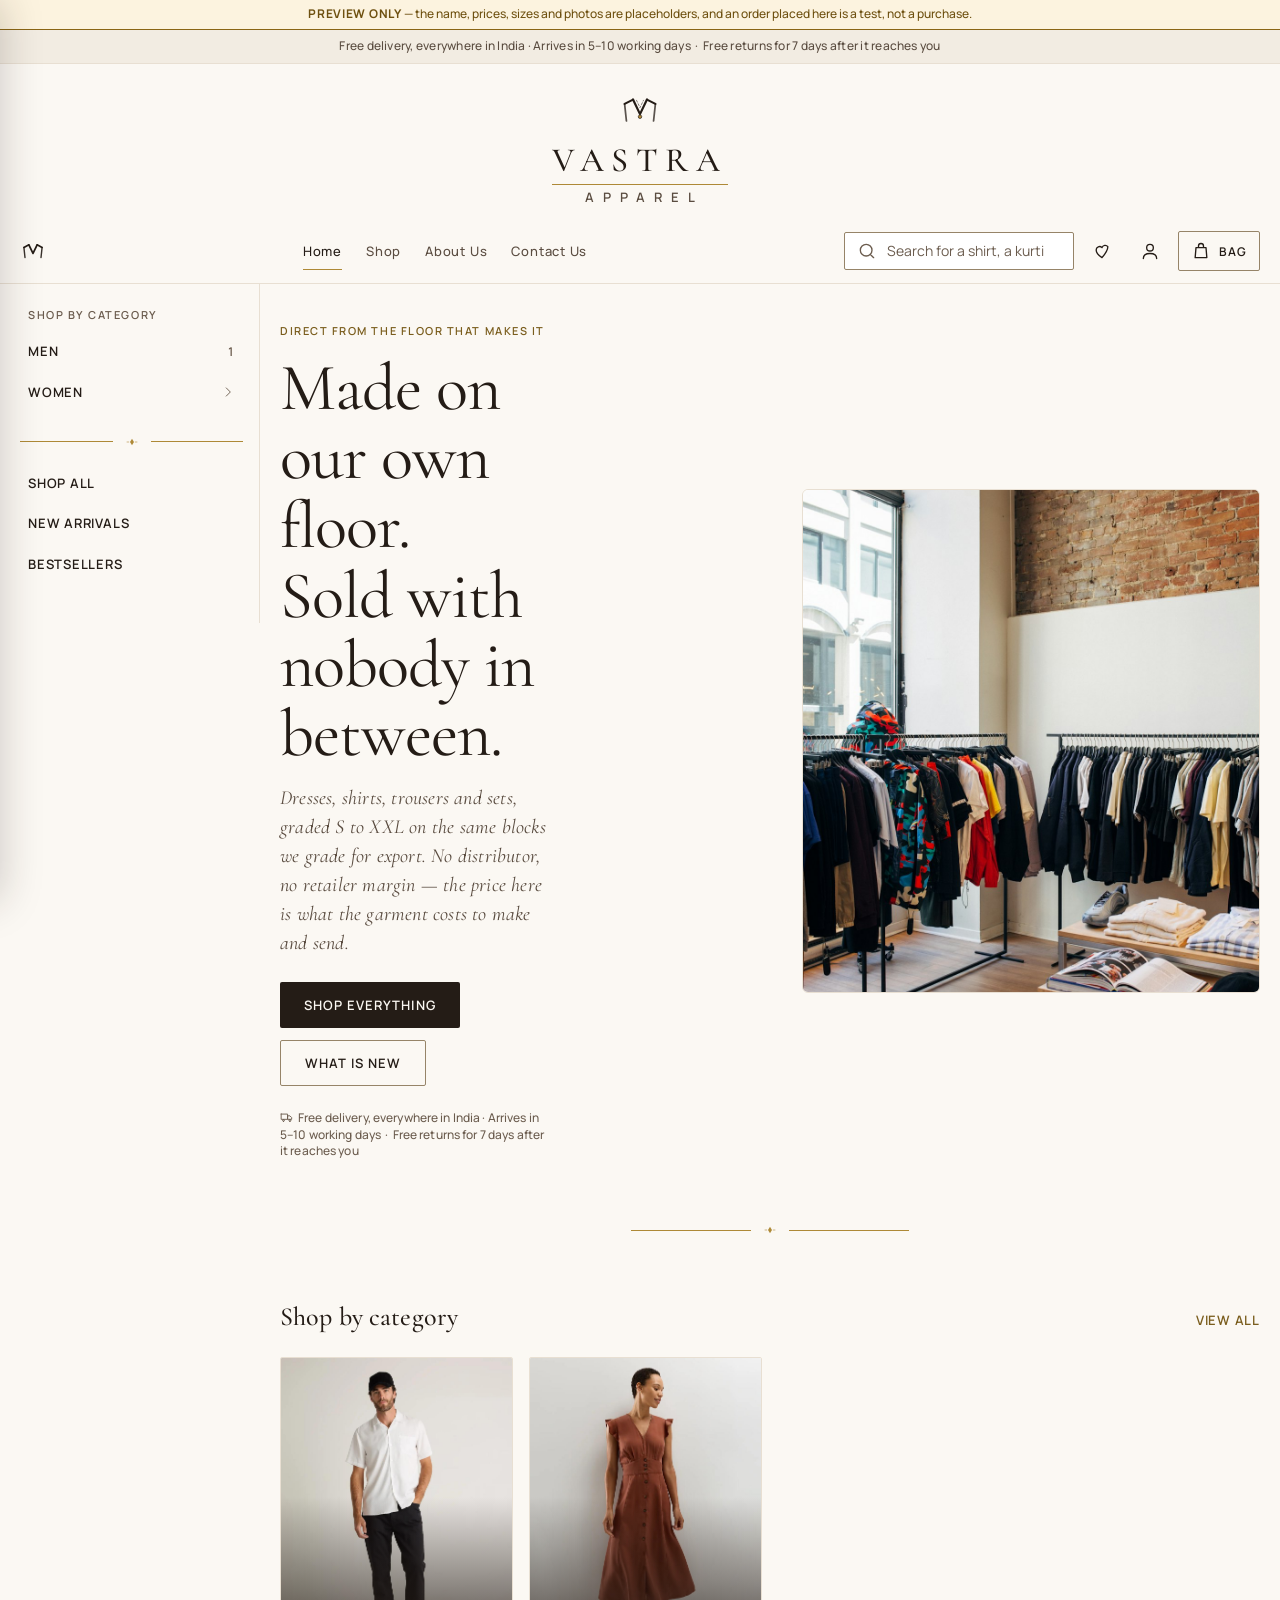
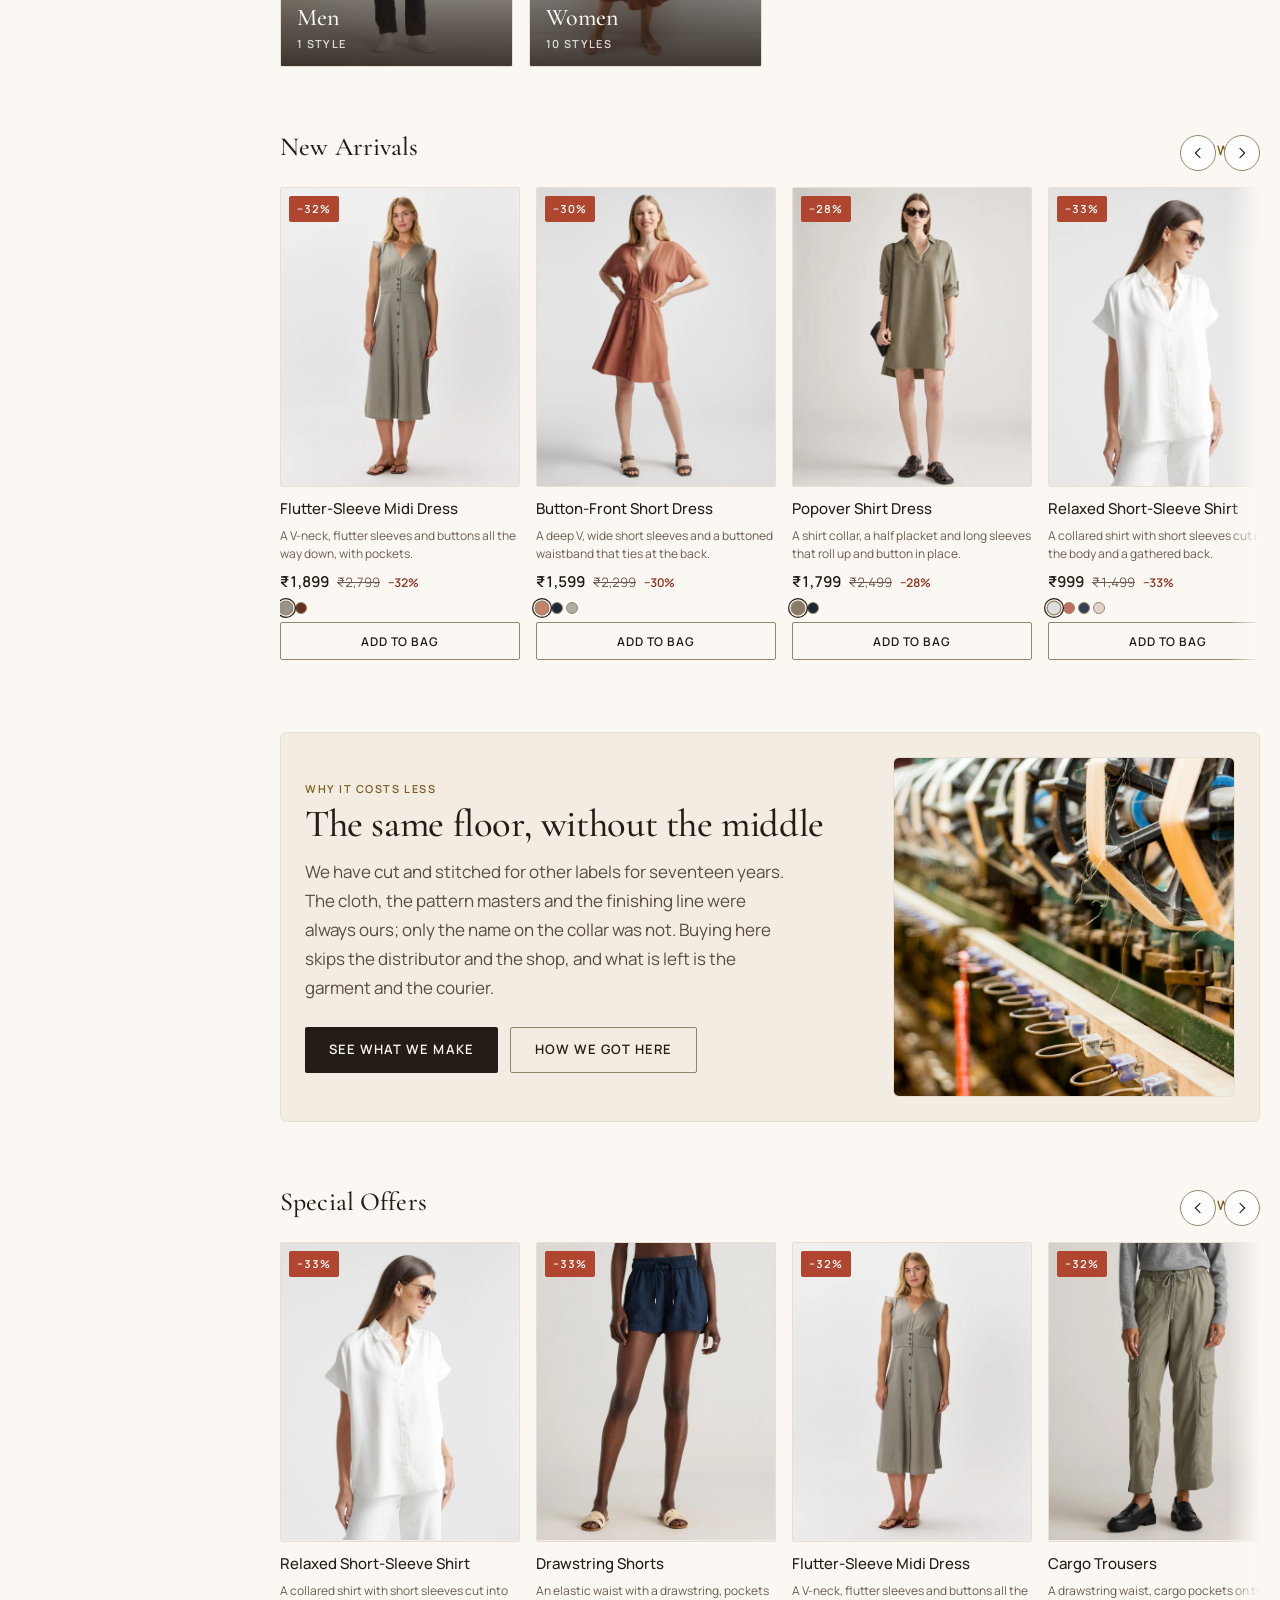
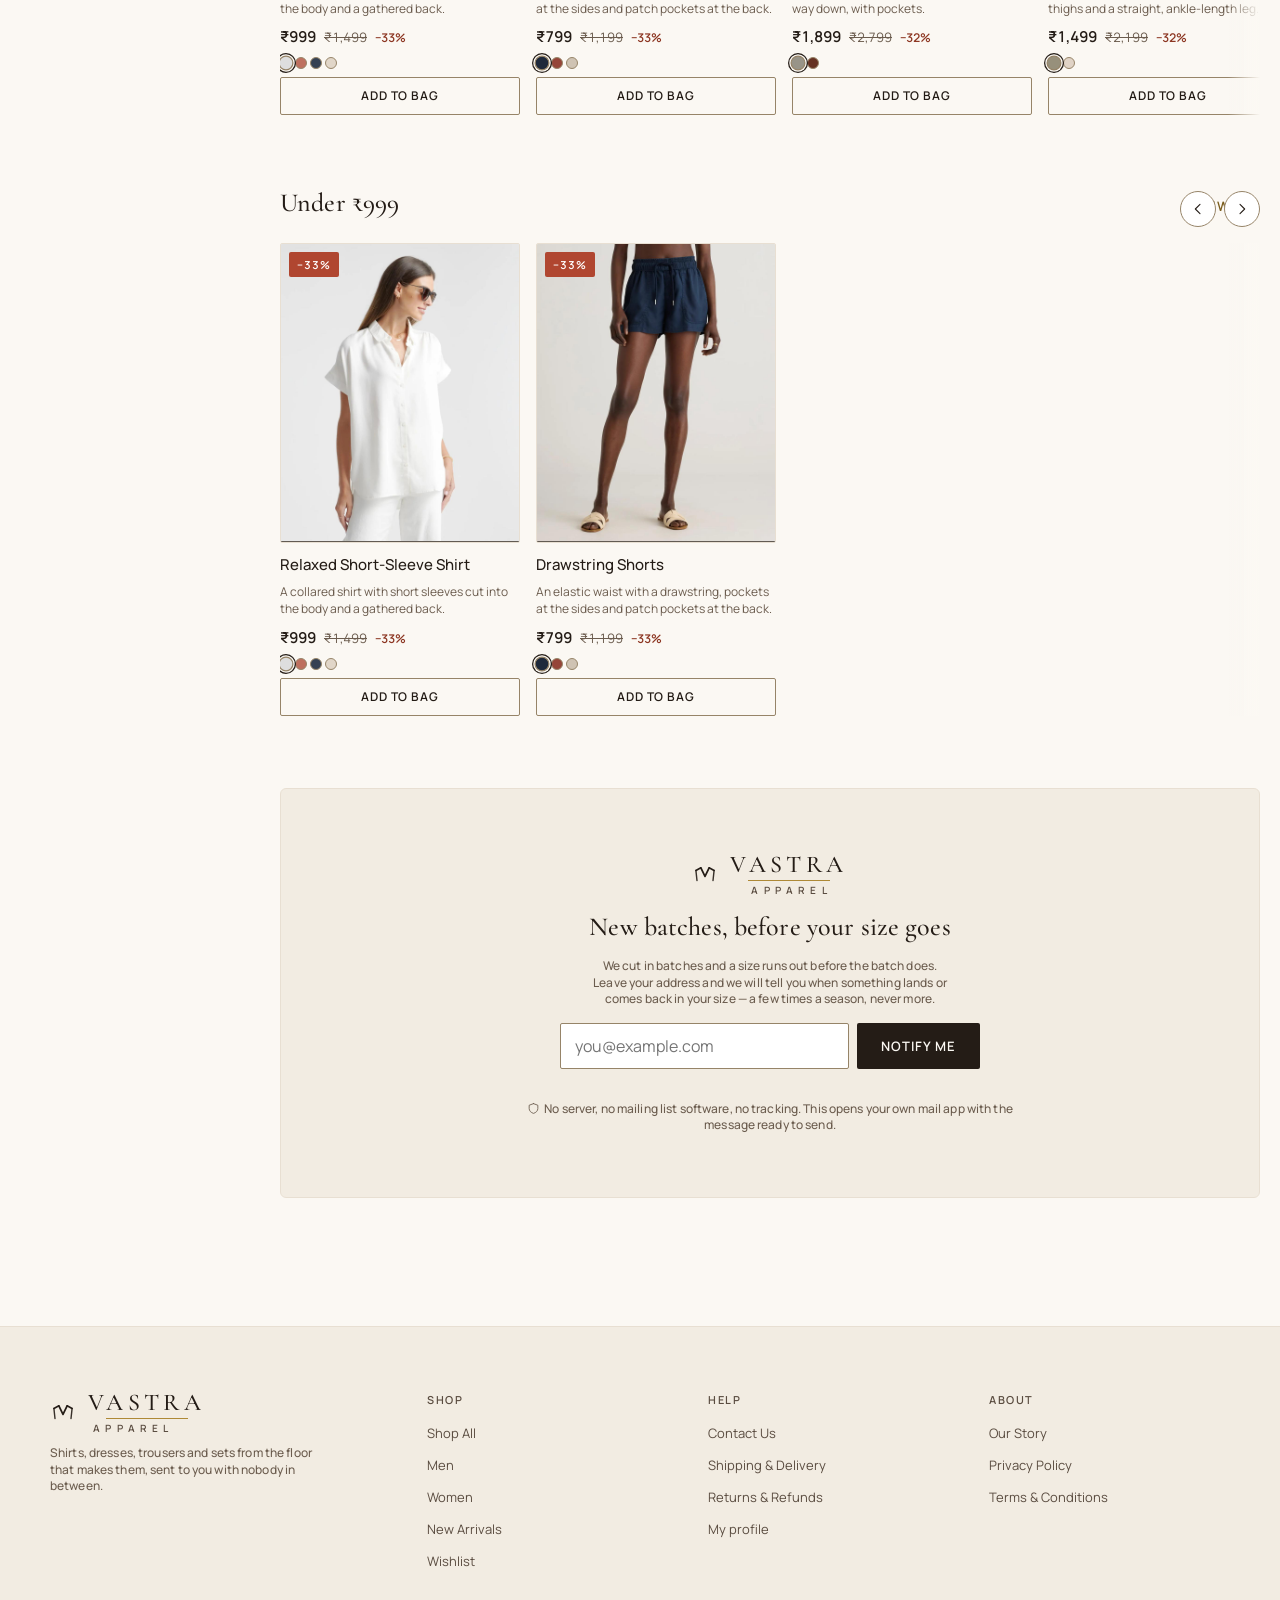
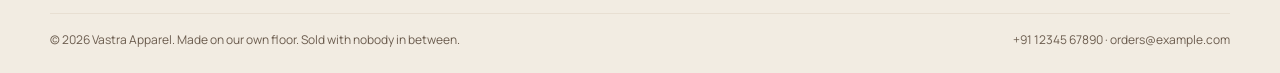
<file: index.html>
<!doctype html>
<!--
  Repository root, not the app.

  GitHub Pages serves this repository from its root, and the shop lives in
  app/ because tools/ and the notes are not things to publish. So the short
  URL lands here and goes on. Same shape as kirana -- see kirana/DEPLOY.md.

  TWO redirects, in this order.

  1. JavaScript first, because it is the only one that can carry the query
     AND THE HASH across. This shop routes on the hash -- a product link is
     .../clothes-app/#/p/<slug> -- so a redirect that drops it turns every
     product link anybody shares into a link to the home page. A <meta
     refresh> on its own drops both.
  2. The <meta refresh>, for scripts off. It lands on the home page, which is
     the right default for whoever that is.

  The link in the body is for the case where even the meta is ignored.

  tools/serve.pl serves app/ AS the root, so locally there is no redirect to
  lose anything: this page exists only on the deployed path. tools/deploy.pl
  reads it for that reason, instead of trusting a local click-through.

  Relative paths throughout: this has to work at
  jinaynandu.github.io/clothes-app/ and at a bare domain alike.
-->
<html lang="en">
<head>
<meta charset="utf-8">
<meta name="viewport" content="width=device-width, initial-scale=1">
<meta http-equiv="refresh" content="0; url=./app/">
<script>
  // replace(), not assign(), so the back button does not land on this page
  // and bounce forward again.
  location.replace("./app/" + location.search + location.hash);
</script>
<title>Opening the shop</title>
<style>
  /* Values copied from app/styles/tokens.css: --paper, --ink, --gold-ink. */
  :root{ --paper:#FBF8F3; --ink:#241C16; --gold-ink:#7A5D1D; color-scheme:light; }
  html,body{ height:100%; }
  body{
    margin:0; display:grid; place-items:center; text-align:center;
    background:var(--paper); color:var(--ink);
    font-family:system-ui,-apple-system,"Segoe UI",Roboto,sans-serif;
    padding:16px;
  }
  a{ color:var(--gold-ink); font-weight:600; }
</style>
</head>
<body>
  <p>Taking you to <a id="go" href="./app/">the shop</a>&hellip;</p>
  <script>
    // Only reached if the redirect above was blocked. Same query, same hash.
    document.getElementById("go").href = "./app/" + location.search + location.hash;
  </script>
</body>
</html>
</file>
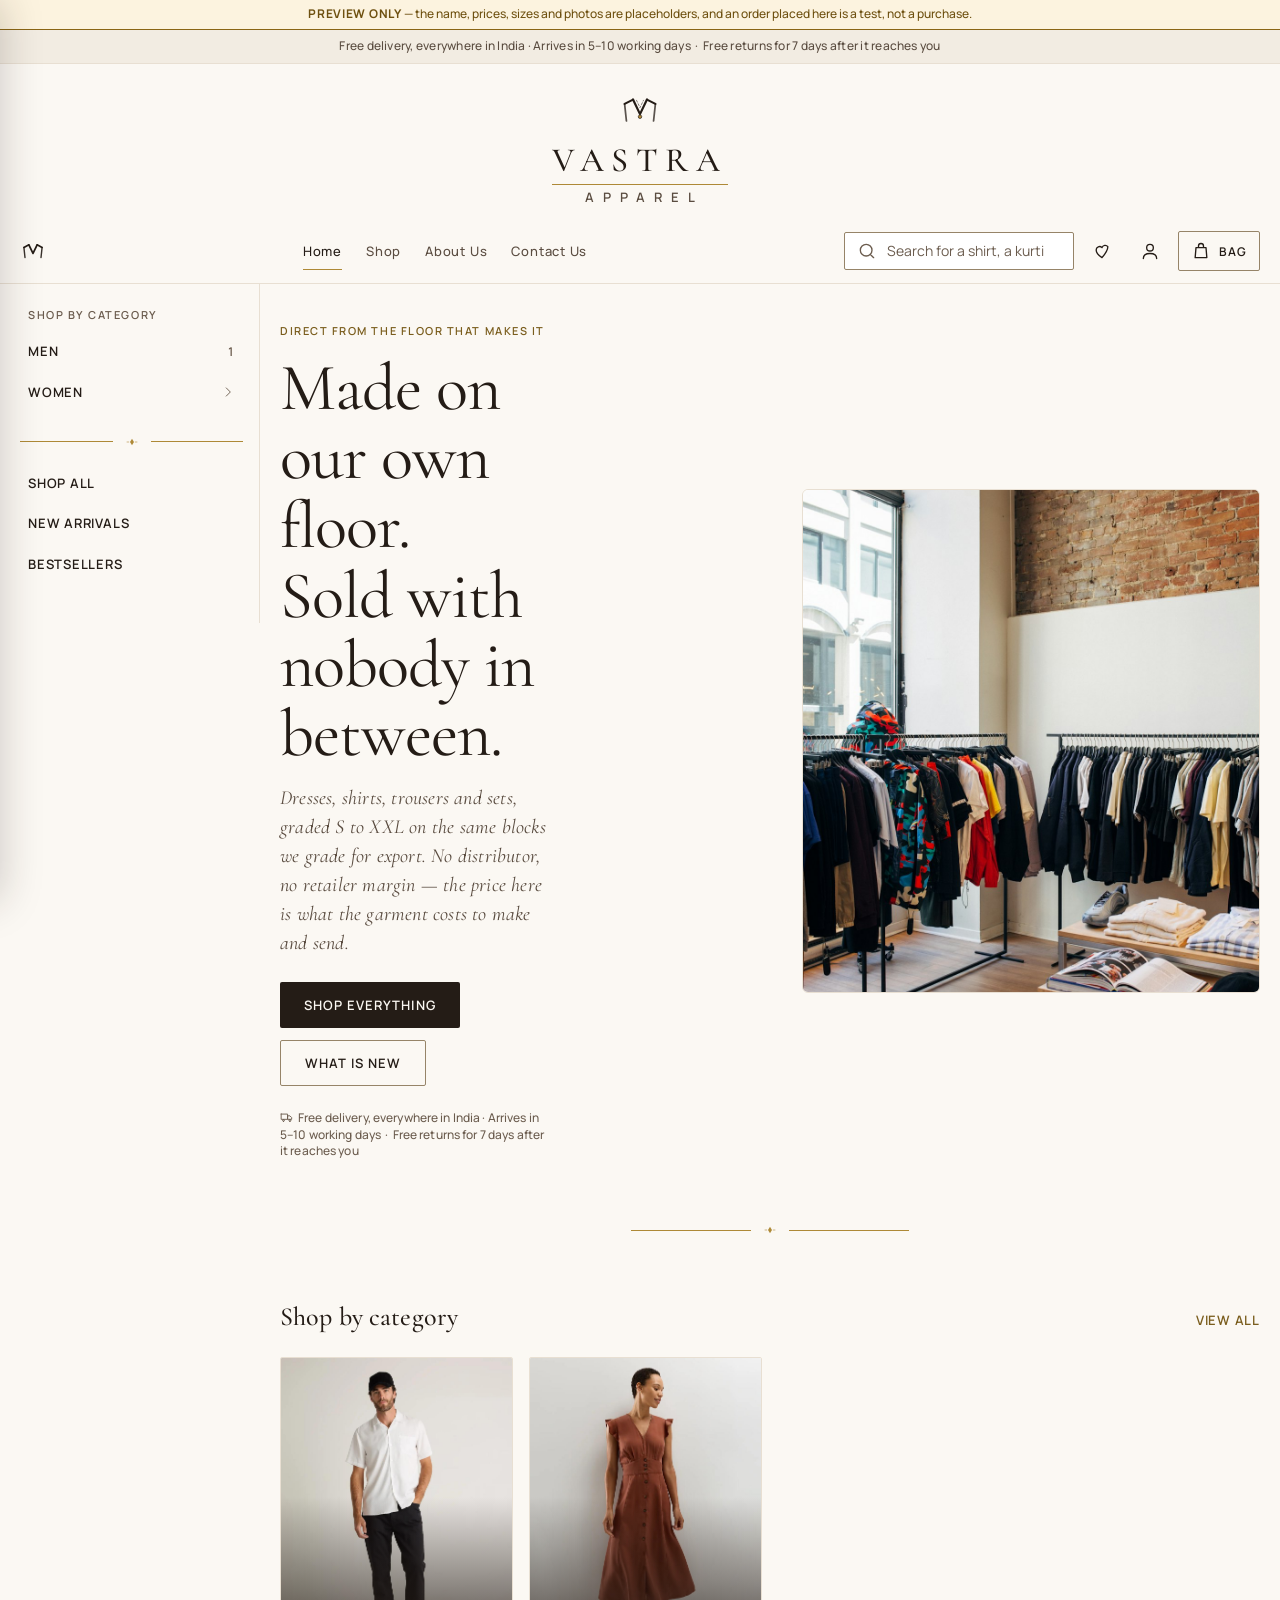
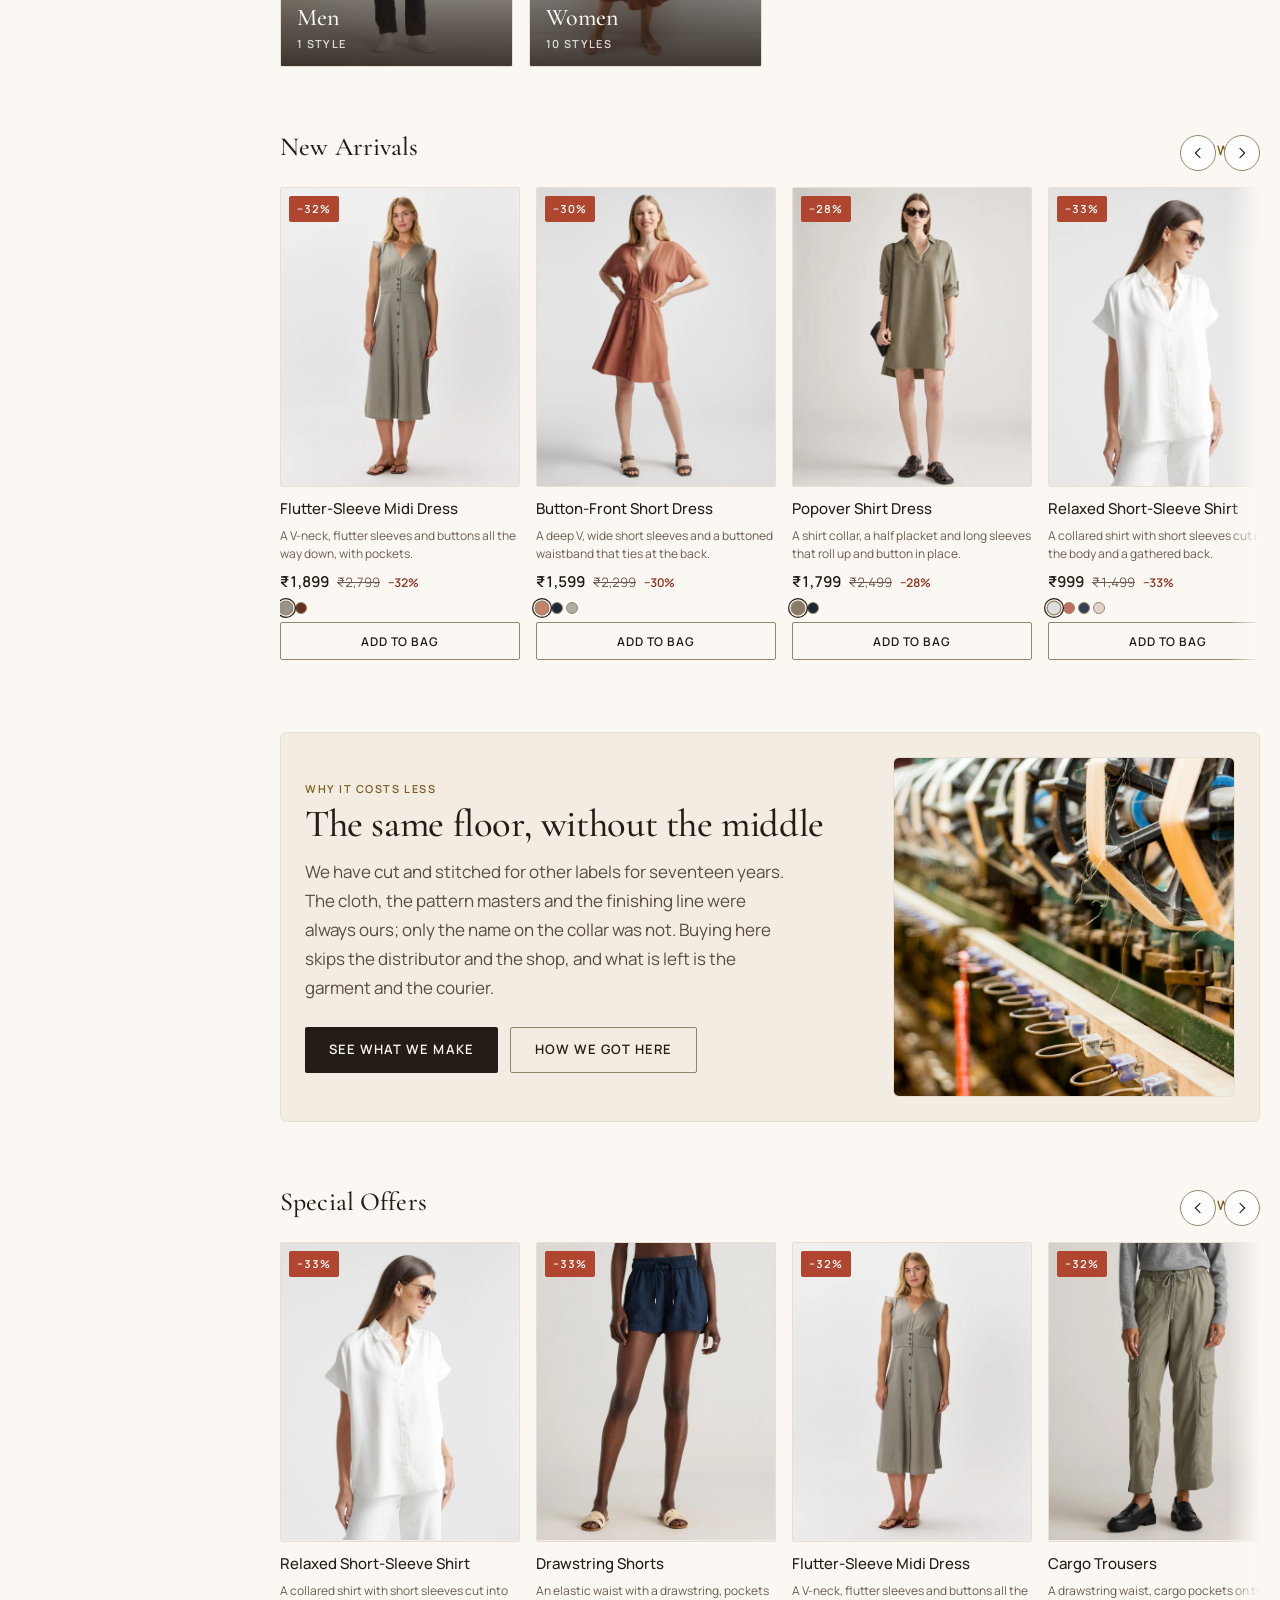
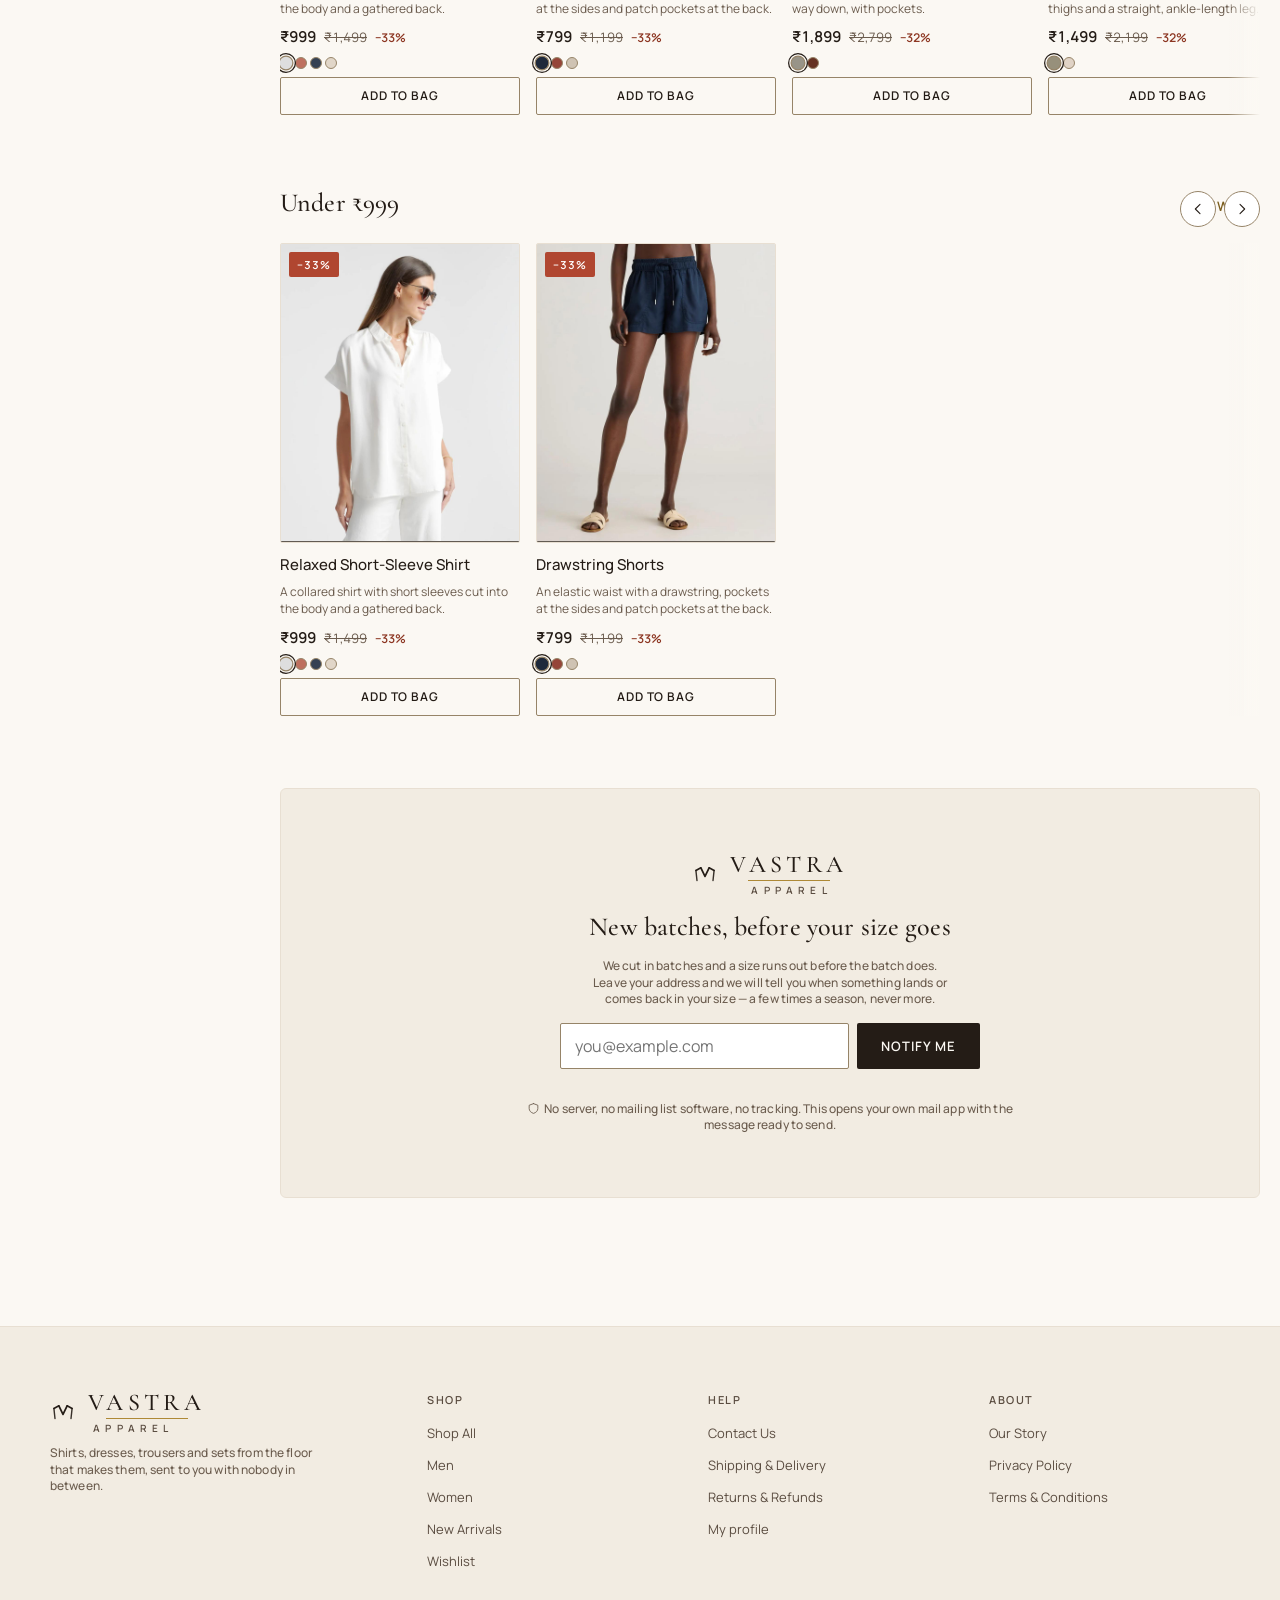
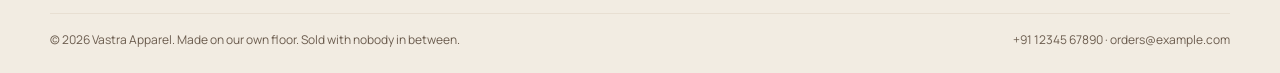
<file: app/index.html>
<!doctype html>
<html lang="en">
<head>
<meta charset="utf-8">
<meta name="viewport" content="width=device-width, initial-scale=1, viewport-fit=cover">
<title>Vastra Apparel — Made on our own floor. Sold with nobody in between.</title>
<meta name="description" content="Shirts, dresses, trousers and sets from the floor that makes them. Sizes S to XXL, free delivery, free returns for seven days.">
<meta name="theme-color" content="#FBF8F3">

<link rel="preconnect" href="https://fonts.googleapis.com">
<link rel="preconnect" href="https://fonts.gstatic.com" crossorigin>
<link href="https://fonts.googleapis.com/css2?family=Cormorant+Garamond:ital,wght@0,400;0,500;0,600;1,400&family=Manrope:wght@400;500;600;700&display=swap" rel="stylesheet">

<!-- tokens.css MUST load first: every other sheet reads from it. -->
<link rel="stylesheet" href="styles/tokens.css">
<link rel="stylesheet" href="styles/base.css">
<link rel="stylesheet" href="styles/layout.css">
<link rel="stylesheet" href="styles/components.css">
<link rel="stylesheet" href="styles/pages.css">
</head>
<body>

<a class="skip" href="#main">Skip to content</a>

<!-- THE PREVIEW BAR. Filled and shown by ui.js only while shop.json says
     placeholder:true -- the flag that also makes data.pl fail -- so it goes
     when the invented name, prices and sizes do, and not before. -->
<div class="preview-bar" id="preview-bar" role="note" hidden></div>

<div class="strip" id="strip"></div>

<!-- The logo, above the navigation. A separate NON-STICKY row: the sticky
     header below keeps the monogram alone, so the brand survives a scroll
     without two lockups being on screen at once. Filled by ui.js, because
     a `brand.logo` path in shop.json swaps the drawn lockup for a file. -->
<a class="brand-band" id="brand-band" href="#/"
   aria-label="Vastra Apparel, home"></a>

<header class="hdr" id="site-header">
  <div class="hdr-left">
    <button class="burger" id="burger" aria-label="Open menu"
            aria-controls="drawer" aria-expanded="false"><span id="i-burger"></span></button>
    <a href="#/" id="brand-logo" aria-label="Vastra Apparel, home"></a>
  </div>

  <nav class="nav" aria-label="Main">
    <a href="#/" data-nav="/">Home</a>
    <a href="#/shop" data-nav="/shop">Shop</a>
    <a href="#/about" data-nav="/about">About Us</a>
    <a href="#/contact" data-nav="/contact">Contact Us</a>
  </nav>

  <div class="hdr-right">
    <div class="search-wrap">
      <form class="search" id="search-form" role="search">
        <span id="i-search"></span>
        <input type="search" name="q" placeholder="Search for a shirt, a kurti…"
               aria-label="Search products" autocomplete="off">
      </form>
    </div>
    <button class="icon-btn" id="search-toggle" aria-label="Search"
            aria-expanded="false"><span id="i-search-m"></span></button>
    <a class="icon-btn" href="#/wishlist" aria-label="Wishlist" data-opt>
      <span id="i-wish"></span>
      <span class="badge-count" data-wish-count hidden>0</span>
    </a>
    <!-- Your profile: orders, addresses, details, help and settings, and
         signing in. On EVERY screen, a phone included (the owner, 8 November
         2026: "a profile option on all screens"); below 380 the wishlist
         moves into the menu to make room, the bag never does. -->
    <a class="icon-btn" href="#/account" aria-label="Your profile" data-acct>
      <span id="i-user"></span>
    </a>
    <!-- #bag is where a picture flies to from a card (ui.js flyToBag), and
         it fills once something is in it. The word shows from 1024 up. -->
    <a class="icon-btn bag-btn" id="bag" href="#/cart" aria-label="Shopping bag">
      <span id="i-bag"></span>
      <span class="bag-word" aria-hidden="true">Bag</span>
      <span class="badge-count" data-cart-count hidden>0</span>
    </a>
  </div>
</header>

<!-- Collapses to an icon below 1024 and expands into its own full-width row
     rather than squeezing inline. -->
<div class="search-row" id="search-row">
  <form class="search" id="search-form-m" role="search">
    <input type="search" name="q" placeholder="Search for a shirt, a kurti…"
           aria-label="Search products" autocomplete="off">
  </form>
</div>

<div class="shell" id="shell">
  <aside class="rail" id="rail" aria-label="Product categories"></aside>

  <main class="main main-wide" id="main">
    <!-- ⚠️ Every section carries data-screen. router.js toggles [hidden] on
         these, and base.css's [hidden]{display:none !important} is what makes
         that beat the display:grid these pick up from pages.css. -->
    <section data-screen="home" hidden></section>
    <section data-screen="listing" hidden></section>
    <section data-screen="product" hidden></section>
    <section data-screen="cart" hidden></section>
    <section data-screen="checkout" hidden></section>
    <section data-screen="confirm" hidden></section>
    <section data-screen="wishlist" hidden></section>
    <section data-screen="account" hidden></section>
    <section data-screen="info" hidden></section>
    <section data-screen="notfound" hidden></section>
  </main>

  <footer class="ftr">
    <div class="ftr-grid">
      <div>
        <div id="ftr-logo"></div>
        <p class="t-micro dim" style="margin-top:var(--s3);max-width:34ch">
          Shirts, dresses, trousers and sets from the floor that makes them, sent to
          you with nobody in between.
        </p>
      </div>
      <div>
        <h4>Shop</h4>
        <ul>
          <li><a href="#/shop">Shop All</a></li>
          <li><a href="#/c/men">Men</a></li>
          <li><a href="#/c/women">Women</a></li>
          <li><a href="#/new">New Arrivals</a></li>
          <li><a href="#/wishlist">Wishlist</a></li>
        </ul>
      </div>
      <div>
        <h4>Help</h4>
        <ul>
          <li><a href="#/contact">Contact Us</a></li>
          <li><a href="#/shipping">Shipping &amp; Delivery</a></li>
          <li><a href="#/returns">Returns &amp; Refunds</a></li>
          <li><a href="#/account">My profile</a></li>
        </ul>
      </div>
      <div>
        <h4>About</h4>
        <ul>
          <li><a href="#/about">Our Story</a></li>
          <li><a href="#/privacy">Privacy Policy</a></li>
          <li><a href="#/terms">Terms &amp; Conditions</a></li>
        </ul>
      </div>
    </div>
    <div class="ftr-base">
      <span id="ftr-legal"></span>
      <span id="ftr-contact"></span>
    </div>
  </footer>
</div>

<div class="scrim" id="scrim" hidden></div>

<aside class="drawer" id="drawer" aria-hidden="true" aria-label="Menu">
  <div class="drawer-head">
    <span id="drawer-logo"></span>
    <button class="icon-btn" id="drawer-close" aria-label="Close menu">
      <span id="i-close"></span></button>
  </div>
  <div class="drawer-body">
    <nav class="drawer-nav" aria-label="Main">
      <a href="#/">Home</a>
      <a href="#/shop">Shop All</a>
      <a href="#/wishlist">Wishlist</a>
      <a href="#/account">My profile</a>
      <a href="#/about">About Us</a>
      <a href="#/contact">Contact Us</a>
    </nav>
    <div id="drawer-tree"></div>
  </div>
</aside>

<!-- THE SHEET — a modal panel for content that belongs to the PAGE rather
     than to a screen: the size guide today, and whatever follows it.

     ⚠️ Deliberately NOT a <section data-screen>. A screen joins the router's
     stack, so Back would navigate away from the product the customer is
     standing on instead of closing the panel — and on a phone, Back is how
     people close things. Same reasoning as kirana's gate overlay.

     ⚠️ It has its OWN scrim. #scrim is wired in app.js straight to the
     drawer's shut(), so sharing it would give a click that closes nothing.
     Two elements is cheaper than one element with two owners. -->
<div class="scrim" id="sheet-scrim" hidden></div>
<div class="sheet" id="sheet" role="dialog" aria-modal="true"
     aria-labelledby="sheet-title" aria-hidden="true" hidden>
  <div class="sheet-head">
    <h2 class="t-h3" id="sheet-title"></h2>
    <button class="icon-btn" id="sheet-close" aria-label="Close">
      <span id="i-sheet-close"></span></button>
  </div>
  <div class="sheet-body" id="sheet-body"></div>
</div>

<noscript>
  <div style="padding:2rem;text-align:center">
    Vastra Apparel needs JavaScript to show the catalogue.
    Please enable it, or write to us and we will take your order by hand.
  </div>
</noscript>

<script type="module" src="app.js"></script>
</body>
</html>
</file>
<file: app/styles/tokens.css>
/* ============================================================================
   Vastra Apparel — design tokens.

   THIS IS THE ONLY FILE IN THE PROJECT THAT MAY CONTAIN A :root BLOCK OR A
   LITERAL COLOUR. tools/tokens.pl enforces both halves of that: a hex in any
   other stylesheet fails the check, and so does a token defined in one palette
   block but missing from another.

   Three blocks, as in kirana: :root, the prefers-color-scheme override, and the
   forced [data-theme] block. Vastra ships LIGHT-ONLY -- the brand's whole claim is
   warm ivory, and a dark mode inverts the one thing that is the brand. So all
   three blocks carry the SAME light values.

   That is not a dodge, and the thing that makes it honest is `color-scheme:light`
   in all three. Copy light values into the dark block but leave `color-scheme:dark`
   and the page renders ivory while the browser renders scrollbars, date pickers
   and form widgets dark on top of it -- a half-themed page, which is worse than
   either choice made properly.

   To add a real dark palette later: fill in the two dark blocks and flip their
   color-scheme. Nothing else in the project needs to change, because no component
   rule anywhere names a colour.

   ⚠️ Every contrast ratio in the comments below was COMPUTED with the WCAG
   relative-luminance formula, not estimated. Three values were moved after
   measuring rather than shipped -- each is noted where it sits.
   ========================================================================= */

:root{
  /* ---- surfaces ---------------------------------------------------------- */
  --paper:#FBF8F3;   /* the page. Warm ivory, not white. */
  --card:#FFFFFF;    /* lifted panels, form fields, the drawer */
  --sunk:#F2ECE2;    /* the announcement strip, image tiles, disabled fills */

  /* ---- text -------------------------------------------------------------- */
  /* ink 15.82 on paper / 16.76 on card / 14.27 on sunk
     ink-soft 8.43 on paper / 8.26 on card / 7.03 on sunk
     ink-dim 6.07 on paper / 6.43 on card / 5.47 on sunk  -- clears 4.5 at 12px */
  --ink:#241C16;
  --ink-soft:#5A4C40;
  --ink-dim:#6B5C4E;
  --on-ink:#FBF8F3;  /* text on a filled --ink button. 15.82 */

  /* ---- borders ----------------------------------------------------------- */
  /* --edge is a DECORATIVE hairline and may be faint.
     --edge-2 is a CONTROL border -- a text input's border IS its affordance --
     so it must clear 3:1 on every surface it can sit on.
     ⚠️ #D3C6B4 was the obvious value and measured 1.68 on --card. A straight
     fail. Moved to #968468: 3.62 card / 3.42 paper / 3.08 sunk. */
  --edge:#E8DFD2;
  --edge-2:#968468;

  /* ---- antique gold ------------------------------------------------------ */
  /* ⚠️ #AE8936 is PINNED, not chosen. It is the only value in the family where
     dark ink on filled gold clears 4.5 (4.95) AND gold itself clears 3:1
     against --paper (3.08) so it can be a hairline rule.
     #9C7A2E failed BOTH ways at once -- white on it 4.01, dark ink on it 4.18:
     the classic mid-luminance dead zone. One step lighter (#B9944A) and the
     3:1 hairline rule fails at 2.68.
     ⚠️ --on-gold is DARK. This is the "never hardcode #fff on an accent" rule
     biting in LIGHT mode, which is where nobody expects it. */
  --gold:#AE8936;
  --gold-wash:#F8F0DC;
  --gold-ink:#7A5D1D;   /* 6.16 on card / 5.42 on gold-wash / 5.24 on sunk */
  --on-gold:#2A1F0C;    /* 4.95 on gold */

  /* ---- terracotta: SALE AND DISCOUNT ONLY -------------------------------- */
  /* Deliberately not the same hue as --alert. A price that is good news and a
     field that is wrong must not wear the same colour. */
  --rose:#B04630;
  --rose-wash:#FBEBE5;
  --rose-ink:#8C3521;   /* 7.94 on card / 6.85 on rose-wash */
  --on-rose:#FFFFFF;    /* 5.58 on rose */

  /* ---- success ----------------------------------------------------------- */
  --good:#2E6B4F;
  --good-wash:#E6F1EA;
  --good-ink:#215540;   /* 8.61 on card / 7.44 on good-wash */
  --on-good:#FFFFFF;    /* 6.30 on good */

  /* ---- error ------------------------------------------------------------- */
  --alert:#A8322A;
  --alert-wash:#FAEAE7;
  --alert-ink:#8A251E;  /* 8.88 on card / 7.61 on alert-wash */
  --on-alert:#FFFFFF;   /* 6.66 on alert */

  /* ---- amber: the honesty strip ------------------------------------------ */
  /* Its own accent, because "this is a demo id and takes no money" is neither
     an error nor good news, and must not be mistaken for either. */
  --warn:#8A6514;
  --warn-wash:#FCF3DF;
  --warn-ink:#6E5010;   /* 7.26 on card / 6.33 on warn-wash */
  --on-warn:#FFFFFF;    /* 5.21 on warn */

  /* ---- overlay ----------------------------------------------------------- */
  /* The category-tile gradient and the quick-view bar. Text sits only where
     alpha >= 0.80, measured 8.98 at that edge and 10.81 at full strength. */
  --veil:rgba(36,28,22,.86);
  --on-veil:#FBF8F3;
  --scrim:rgba(36,28,22,.44);  /* behind the mobile drawer */

  /* ---- ARTWORK: non-varying by design ------------------------------------
     Declared IDENTICALLY in all three blocks, exactly as kirana's --qr-paper /
     --qr-ink pair is. A generated swatch is a piece of cloth under light.
     Inverting it in dark mode makes every product read as a cut-out, and a real
     photograph -- the swap path -- is shot on white and cannot invert at all.
     Declaring these as non-varying is the honest way to say "not themed",
     rather than hardcoding them in art.js and arguing with the checker.

     art-ink measures 10.01-10.90 on all six pastels.
     art-ink-2 measures 3.24-3.53 -- LINEWORK ONLY, never text.
     ⚠️ art-gold on the pastels is 2.43-2.65 and FAILS 3:1. It is not fixed by
     darkening; it is fixed by a rule: GOLD IS A FILL, NEVER A STROKE. Every
     gold shape in art.js carries a 0.75-unit --art-ink outline (4.11 on gold),
     so the shape's edge carries the contrast. That is also how real zari and
     khari block-printing physically looks -- metallic fill inside a printed
     outline. The accessibility fix and the craft authenticity are one decision. */
  --art-paper:#FFFDF8;
  --art-ink:#3A2C22;
  --art-ink-2:#8C7560;
  --art-gold:#AE8936;
  --p-blush:#F4DFD7;
  --p-sage:#E2EADD;
  --p-sky:#DDE7EE;
  --p-sand:#F1E6D2;
  --p-lilac:#E7E1EE;
  --p-clay:#EEDBCD;

  /* ---- shadows ----------------------------------------------------------- */
  --sh-card:0 1px 2px rgba(36,28,22,.06);
  --sh-lift:0 6px 24px rgba(36,28,22,.10);
  --sh-drawer:0 0 40px rgba(36,28,22,.22);

  /* ---- type -------------------------------------------------------------- */
  /* Cormorant is VOICE: hero, headings, category names, the tagline.
     Manrope is DATA: product names, prices, labels, buttons, form fields.
     Applying the serif to everything is what makes a template collapse at 13px.
     ⚠️ Cormorant is never used below 20px -- its thin strokes hint away on
     Windows below that and it looks cheap, the opposite of the intent.
     --f-deva is a SYSTEM stack, loaded for nobody: the brand authors no
     Devanagari, but a customer's name or address will contain it and must not
     render as tofu. A webfont for someone else's keystrokes is 180KB wasted. */
  --f-display:'Cormorant Garamond',Georgia,'Times New Roman',serif;
  --f-ui:'Manrope','Segoe UI',system-ui,-apple-system,sans-serif;
  --f-deva:'Noto Sans Devanagari','Nirmala UI','Mangal',sans-serif;

  /* ---- space ------------------------------------------------------------- */
  /* s6/s7 are 40/64 against kirana's 32/48. This brand's whole claim is white
     space and the section rhythm has to be visibly slower. */
  --s1:4px; --s2:8px; --s3:12px; --s4:16px; --s5:24px; --s6:40px; --s7:64px;

  /* ---- radii ------------------------------------------------------------- */
  /* 2/6 against kirana's 6/10. Rounded corners read friendly and app-like;
     premium textile retail is near-square. */
  --r1:2px; --r2:6px;

  /* ---- metrics ----------------------------------------------------------- */
  --hh:64px;      /* header row */
  --strip:34px;   /* announcement strip above it */
  --rail:260px;   /* the category sidebar */
  --gutter:max(20px, env(safe-area-inset-left, 0px));

  /* ---- motion ------------------------------------------------------------
     Three durations, two easings, nothing else. No bounce, no spring, no
     overshoot anywhere in this system -- an overshoot curve says "playful".
     Every value here decelerates into place and stops.
     --t-zoom is the one deliberate outlier: a slow card zoom reads as
     considered, a 220ms one reads as a web app. */
  --t-micro:140ms;
  --t-move:220ms;
  --t-drawer:320ms;
  --t-zoom:480ms;
  --e-enter:cubic-bezier(.2,.6,.2,1);
  --e-exit:cubic-bezier(.4,0,.6,1);

  color-scheme:light;
}

/* Vastra ships light-only. This block exists so that the OS dark preference
   cannot produce a half-themed page -- NOT because the palette is unfinished.
   Do not "fill this in" with dark values without also doing the contrast work
   and flipping color-scheme; see the header of this file. */
@media (prefers-color-scheme: dark){
  :root:not([data-theme="light"]){
    --paper:#FBF8F3; --card:#FFFFFF; --sunk:#F2ECE2;
    --ink:#241C16; --ink-soft:#5A4C40; --ink-dim:#6B5C4E; --on-ink:#FBF8F3;
    --edge:#E8DFD2; --edge-2:#968468;
    --gold:#AE8936; --gold-wash:#F8F0DC; --gold-ink:#7A5D1D; --on-gold:#2A1F0C;
    --rose:#B04630; --rose-wash:#FBEBE5; --rose-ink:#8C3521; --on-rose:#FFFFFF;
    --good:#2E6B4F; --good-wash:#E6F1EA; --good-ink:#215540; --on-good:#FFFFFF;
    --alert:#A8322A; --alert-wash:#FAEAE7; --alert-ink:#8A251E; --on-alert:#FFFFFF;
    --warn:#8A6514; --warn-wash:#FCF3DF; --warn-ink:#6E5010; --on-warn:#FFFFFF;
    --veil:rgba(36,28,22,.86); --on-veil:#FBF8F3; --scrim:rgba(36,28,22,.44);
    --art-paper:#FFFDF8; --art-ink:#3A2C22; --art-ink-2:#8C7560; --art-gold:#AE8936;
    --p-blush:#F4DFD7; --p-sage:#E2EADD; --p-sky:#DDE7EE;
    --p-sand:#F1E6D2; --p-lilac:#E7E1EE; --p-clay:#EEDBCD;
    --sh-card:0 1px 2px rgba(36,28,22,.06);
    --sh-lift:0 6px 24px rgba(36,28,22,.10);
    --sh-drawer:0 0 40px rgba(36,28,22,.22);
    --f-display:'Cormorant Garamond',Georgia,'Times New Roman',serif;
    --f-ui:'Manrope','Segoe UI',system-ui,-apple-system,sans-serif;
    --f-deva:'Noto Sans Devanagari','Nirmala UI','Mangal',sans-serif;
    --s1:4px; --s2:8px; --s3:12px; --s4:16px; --s5:24px; --s6:40px; --s7:64px;
    --r1:2px; --r2:6px;
    --hh:64px; --strip:34px; --rail:260px;
    --gutter:max(20px, env(safe-area-inset-left, 0px));
    --t-micro:140ms; --t-move:220ms; --t-drawer:320ms; --t-zoom:480ms;
    --e-enter:cubic-bezier(.2,.6,.2,1);
    --e-exit:cubic-bezier(.4,0,.6,1);
    color-scheme:light;
  }
}

/* The forced-theme block, for a host that sets data-theme explicitly.
   Byte-identical to the one above, for the same reason. */
:root[data-theme="dark"]{
  --paper:#FBF8F3; --card:#FFFFFF; --sunk:#F2ECE2;
  --ink:#241C16; --ink-soft:#5A4C40; --ink-dim:#6B5C4E; --on-ink:#FBF8F3;
  --edge:#E8DFD2; --edge-2:#968468;
  --gold:#AE8936; --gold-wash:#F8F0DC; --gold-ink:#7A5D1D; --on-gold:#2A1F0C;
  --rose:#B04630; --rose-wash:#FBEBE5; --rose-ink:#8C3521; --on-rose:#FFFFFF;
  --good:#2E6B4F; --good-wash:#E6F1EA; --good-ink:#215540; --on-good:#FFFFFF;
  --alert:#A8322A; --alert-wash:#FAEAE7; --alert-ink:#8A251E; --on-alert:#FFFFFF;
  --warn:#8A6514; --warn-wash:#FCF3DF; --warn-ink:#6E5010; --on-warn:#FFFFFF;
  --veil:rgba(36,28,22,.86); --on-veil:#FBF8F3; --scrim:rgba(36,28,22,.44);
  --art-paper:#FFFDF8; --art-ink:#3A2C22; --art-ink-2:#8C7560; --art-gold:#AE8936;
  --p-blush:#F4DFD7; --p-sage:#E2EADD; --p-sky:#DDE7EE;
  --p-sand:#F1E6D2; --p-lilac:#E7E1EE; --p-clay:#EEDBCD;
  --sh-card:0 1px 2px rgba(36,28,22,.06);
  --sh-lift:0 6px 24px rgba(36,28,22,.10);
  --sh-drawer:0 0 40px rgba(36,28,22,.22);
  --f-display:'Cormorant Garamond',Georgia,'Times New Roman',serif;
  --f-ui:'Manrope','Segoe UI',system-ui,-apple-system,sans-serif;
  --f-deva:'Noto Sans Devanagari','Nirmala UI','Mangal',sans-serif;
  --s1:4px; --s2:8px; --s3:12px; --s4:16px; --s5:24px; --s6:40px; --s7:64px;
  --r1:2px; --r2:6px;
  --hh:64px; --strip:34px; --rail:260px;
  --gutter:max(20px, env(safe-area-inset-left, 0px));
  --t-micro:140ms; --t-move:220ms; --t-drawer:320ms; --t-zoom:480ms;
  --e-enter:cubic-bezier(.2,.6,.2,1);
  --e-exit:cubic-bezier(.4,0,.6,1);
  color-scheme:light;
}
</file>
<file: app/styles/base.css>
/* ============================================================================
   Vastra Apparel — reset, type scale, focus, utilities.

   NO LITERAL COLOURS IN THIS FILE OR ANY OTHER STYLESHEET. Everything goes
   through a token from tokens.css. tools/tokens.pl fails on a hex here.
   ========================================================================= */

*,*::before,*::after{ box-sizing:border-box; }

html{
  -webkit-text-size-adjust:100%;
  scroll-behavior:smooth;
}

body{
  margin:0;
  background:var(--paper);
  color:var(--ink);
  font-family:var(--f-ui);
  font-size:15px;
  line-height:1.60;
  font-weight:400;
  -webkit-font-smoothing:antialiased;
  -moz-osx-font-smoothing:grayscale;
  text-rendering:optimizeLegibility;
}

/* ⚠️ LOAD-BEARING. Any component rule giving an element a display beats the
   UA's [hidden], and this site has sections that are display:grid and category
   sub-lists that are display:flex. Without !important the entire category tree
   renders permanently expanded and every screen stacks on top of every other.
   This exact bug left kirana's back button sitting on its home screen. */
[hidden]{ display:none !important; }

img,svg{ display:block; max-width:100%; }
img{ height:auto; }

/* ⚠️ The blanket display:block above is right for a standalone glyph and
   WRONG for one sitting inside a sentence -- it throws the icon onto its own
   line, which looked like a stray mark above the hero's shipping note.
   An icon in flowing text is inline, and sits on the baseline. */
p svg, .t-micro svg, .card-desc svg, .crumbs svg, .total-row svg, .ord-meta svg{
  display:inline-block; vertical-align:-.15em; margin-right:2px;
}

button,input,select,textarea{
  font:inherit;
  color:inherit;
  margin:0;
}
button{ background:none; border:0; padding:0; cursor:pointer; }
button:disabled{ cursor:not-allowed; }

a{ color:inherit; text-decoration:none; }

ul,ol{ margin:0; padding:0; list-style:none; }

h1,h2,h3,h4,p,figure,blockquote{ margin:0; }

hr{ border:0; border-top:1px solid var(--edge); margin:0; }

/* User-entered text will contain Devanagari. The brand authors none, so no
   webfont is loaded -- this is a system stack so a name or an address line
   never renders as tofu. */
input,textarea,.user-text{ font-family:var(--f-ui),var(--f-deva); }

/* ---------------------------------------------------------------------------
   FOCUS -- two-tone, and this is not optional.

   ⚠️ A single --ink ring measures 2.66 on --good and fails. The --paper halo
   guarantees the ink ring always lands on --paper, where it measures 15.82
   whatever the element underneath is filled with. Provably correct for every
   current accent and every future one.
   ------------------------------------------------------------------------ */
:focus{ outline:none; }
:focus-visible{
  outline:2px solid var(--ink);
  outline-offset:2px;
  box-shadow:0 0 0 2px var(--paper);
  border-radius:var(--r1);
}

::selection{ background:var(--gold-wash); color:var(--ink); }

/* ---------------------------------------------------------------------------
   TYPE SCALE
   The ramp is 11 12 13 15 17 20 26 30 44 68. The top is roughly 1.25; the
   bottom four are HAND-SET, not ratio-derived -- 1.25 from 15px gives 18.75
   and 11.7, and a half-pixel type scale is how a system starts lying about
   itself.
   ------------------------------------------------------------------------ */

.t-hero{
  font-family:var(--f-display); font-weight:400;
  font-size:clamp(40px,5.2vw,68px); line-height:1.04; letter-spacing:-.015em;
}
.t-h1{
  font-family:var(--f-display); font-weight:500;
  font-size:clamp(30px,3vw,44px); line-height:1.12; letter-spacing:-.01em;
}
.t-h2{
  font-family:var(--f-display); font-weight:500;
  font-size:26px; line-height:1.22; letter-spacing:.005em;
}
.t-h3{
  font-family:var(--f-display); font-weight:600;
  font-size:20px; line-height:1.3;
}
/* ⚠️ 20px, not 19px. The house rule is
   that Cormorant is NEVER used below 20px, because its thin strokes
   hint away on Windows and the whole line goes grey and cheap. 19px broke
   that rule by one pixel on every screen, which is exactly how a rule like
   this dies. If this needs to be smaller, it needs to stop being the display
   face -- not get smaller. */
.t-tagline{
  font-family:var(--f-display); font-weight:400; font-style:italic;
  font-size:20px; line-height:1.45; letter-spacing:.01em;
  color:var(--ink-soft);
}
.t-body{ font-size:15px; line-height:1.60; }
.t-long{ font-size:17px; line-height:1.70; }

/* The one device that signals "considered" without colour or ornament.
   The wide tracking is doing that work; do not reduce it. */
.t-eyebrow{
  font-size:11px; font-weight:600; line-height:1.2;
  text-transform:uppercase; letter-spacing:.14em;
}
.t-micro{ font-size:12px; font-weight:500; line-height:1.35; letter-spacing:.01em; }

.t-num{ font-variant-numeric:tabular-nums; }

/* ---------------------------------------------------------------------------
   UTILITIES
   ------------------------------------------------------------------------ */

.dim{ color:var(--ink-dim); }
.soft{ color:var(--ink-soft); }

.sr-only{
  position:absolute; width:1px; height:1px;
  padding:0; margin:-1px; overflow:hidden;
  clip:rect(0,0,0,0); white-space:nowrap; border:0;
}

/* Skip link -- visible only on keyboard focus. */
.skip{
  position:absolute; left:var(--s4); top:calc(var(--s4) * -4);
  z-index:90; padding:var(--s2) var(--s4);
  background:var(--card); border:1px solid var(--edge-2);
  border-radius:var(--r1);
  transition:top var(--t-micro) var(--e-enter);
}
.skip:focus-visible{ top:var(--s4); }

.stack > * + *{ margin-top:var(--s3); }

/* The gold rule ornament's container -- a hairline with the lotus bud centred.
   Used as the section divider throughout; it does more "not a template" work
   than any other single element in the system. */
.ornament{
  display:flex; align-items:center; justify-content:center;
  gap:var(--s3); color:var(--gold);
}
.ornament::before,.ornament::after{
  content:''; height:1px; flex:1; max-width:120px;
  background:currentColor;
}

/* ---------------------------------------------------------------------------
   MOTION
   The blanket rule, as in kirana. The drawer then appears instantly, which is
   correct behaviour and not a bug.

   ⚠️ But reduced motion must not mean reduced FEEDBACK. The product card's
   hover state is carried entirely by a transform, which this rule deletes --
   a common and completely invisible accessibility regression. components.css
   restores it as a gold inset ring under the same query.
   ------------------------------------------------------------------------ */
@media (prefers-reduced-motion: reduce){
  html{ scroll-behavior:auto; }
  *{ animation:none !important; transition:none !important; }
}
</file>
<file: app/styles/layout.css>
/* ============================================================================
   Vastra Apparel — the shell: strip, header, sidebar rail, drawer, footer.

   The sidebar collapses to a drawer at 1024px. That is the real constraint
   point: below it, 240px of rail plus three 240px cards plus gutters stops
   fitting, and shrinking the cards instead is what makes a grid look cramped.
   ========================================================================= */

/* ---------------------------------------------------------------------------
   ANNOUNCEMENT STRIP -- kept at every width. One line, and it is where free
   shipping and festive dates live.
   ------------------------------------------------------------------------ */
/* ⚠️ THE STRIP WRAPS. It used to be `height:var(--strip)` with
   `white-space:nowrap; overflow:hidden; text-overflow:ellipsis`, which was
   survivable while the line was short. This shop states three promises here
   -- free delivery, the 5-10 day range and free returns -- and at 375px that
   is 511px of text in a 375px box. Centred and clipped, it lost BOTH ends and
   showed no ellipsis at all (the ellipsis only renders on the overflowing
   end, and a centred nowrap line overflows on two). Measured, not guessed.

   `height:auto` with `min-height` rather than a breakpoint: on a desktop the
   line fits, so the strip stays exactly var(--strip) tall and the sticky
   offsets below (which add --strip to --hh) are unaffected. It only grows
   where the rail that depends on those offsets is already hidden. */
.strip{
  min-height:var(--strip);
  display:flex; align-items:center; justify-content:center;
  background:var(--sunk);
  border-bottom:1px solid var(--edge);
  padding:5px var(--gutter);
  font-size:12px; font-weight:500; letter-spacing:.02em;
  line-height:1.4;
  color:var(--ink-soft);
  text-align:center;
  text-wrap:balance;
}
.strip b{ color:var(--gold-ink); font-weight:600; }

/* ---------------------------------------------------------------------------
   PREVIEW BAR -- above the strip, and only while shop.json says
   placeholder:true. ui.js shows it; the reason is written there.

   NOT sticky, like the strip and the brand band below it, so nothing that
   sticks moves. It is on screen when a page is first opened, which is when a
   link somebody was sent gets read. Warn tokens, as on the checkout's own
   notice: --warn-ink on --warn-wash is 6.33:1.
   ------------------------------------------------------------------------ */
.preview-bar{
  background:var(--warn-wash);
  color:var(--warn-ink);
  border-bottom:1px solid var(--warn);
  padding:6px var(--gutter);
  font-size:12px; font-weight:500; line-height:1.4;
  text-align:center;
  text-wrap:balance;
}
.preview-bar b{ font-weight:700; letter-spacing:.06em; text-transform:uppercase; }

/* ---------------------------------------------------------------------------
   BRAND BAND -- the logo, above the navigation.

   Deliberately NOT sticky. It scrolls away and the header below keeps the
   monogram, which is why the page can afford to give the lockup this much
   room in the first place.

   ⚠️ The <img> height is FIXED and its width is free. A real logo file of
   any aspect ratio therefore drops in without the row changing height --
   otherwise swapping the lockup for a file shifts every page down.
   ------------------------------------------------------------------------ */
.brand-band{
  display:flex; align-items:center; justify-content:center;
  padding:var(--s5) var(--gutter) var(--s4);
  background:var(--paper);
  color:var(--ink); text-decoration:none;
}
.brand-band img{ display:block; height:56px; width:auto; max-width:100%; }

 (max-width:1023px){
  .brand-band{ padding:var(--s4) var(--gutter) var(--s3); }
  .brand-band img{ height:40px; }
}

/* ---------------------------------------------------------------------------
   HEADER
   ⚠️ The mark stays LEFT at every width. Centring it on mobile is conventional
   and wrong here: it costs the row its most stable anchor and forces the
   hamburger and the cart into a symmetry that breaks the moment the cart badge
   gains a second digit. The CENTRED lockup is a different row -- the brand
   band above -- which has no controls in it to throw out of balance.
   ------------------------------------------------------------------------ */
.hdr{
  position:sticky; top:0; z-index:40;
  height:var(--hh);
  display:grid;
  grid-template-columns:auto 1fr auto;
  align-items:center; gap:var(--s4);
  padding:0 var(--gutter);
  background:var(--paper);
  border-bottom:1px solid var(--edge);
}
.hdr-left{ display:flex; align-items:center; gap:var(--s3); }

.burger{
  display:none;
  width:40px; height:40px;
  align-items:center; justify-content:center;
  color:var(--ink); border-radius:var(--r1);
}

.logo{ display:flex; align-items:center; gap:var(--s3); color:var(--ink); }
.logo svg{ flex:none; }

.nav{ display:flex; align-items:center; justify-content:center; gap:var(--s5); }
.nav a{
  font-size:13px; font-weight:500; letter-spacing:.06em;
  color:var(--ink-soft);
  padding:var(--s2) 0;
  position:relative;
  transition:color var(--t-micro) var(--e-enter);
}
.nav a:hover{ color:var(--ink); }
.nav a[aria-current="page"]{ color:var(--ink); }
/* The active nav link's underline is gold and sits below the baseline --
   a rule, not a pill. */
.nav a[aria-current="page"]::after{
  content:''; position:absolute; left:0; right:0; bottom:0;
  height:1px; background:var(--gold);
}

/* ⚠️ Pinned to the LAST column. Below 1024 the nav is display:none, which
   takes it out of the grid, and the icons used to flow into the middle 1fr
   column instead: on a phone the bag sat right after the logo with half the
   header empty beside it, never where a thumb looks for it. */
.hdr-right{ grid-column:3; display:flex; align-items:center; gap:var(--s2); }

.icon-btn{
  position:relative;
  width:40px; height:40px;
  display:flex; align-items:center; justify-content:center;
  color:var(--ink); border-radius:var(--r1);
  transition:color var(--t-micro) var(--e-enter);
}
.icon-btn:hover{ color:var(--gold-ink); }

/* The count badge. tabular-nums so 9 and 11 do not shift the layout. */
.badge-count{
  position:absolute; top:3px; right:2px;
  min-width:17px; height:17px; padding:0 4px;
  display:flex; align-items:center; justify-content:center;
  background:var(--ink); color:var(--on-ink);
  font-size:10px; font-weight:700; line-height:1;
  font-variant-numeric:tabular-nums;
  border-radius:9px;
  border:1.5px solid var(--paper);
}

/* THE BAG -- the one header control that has to be found at a glance. It was
   a thin outline among three others like it. Now it fills with ink once
   something is in it (ui.js paintBag), so "is it in there?" is answered
   without reading the number, and from 1024 up it says "Bag" in words. The
   picture that flies from a card lands here (ui.js flyToBag). */
.bag-btn{
  transition:color var(--t-micro) var(--e-enter),
             background var(--t-micro) var(--e-enter),
             border-color var(--t-micro) var(--e-enter);
}
.bag-btn.full{ background:var(--ink); color:var(--on-ink); }
.bag-btn.full:hover{ background:var(--gold); color:var(--on-gold); }
.bag-btn.full .badge-count{
  top:-6px; right:-6px;
  background:var(--gold); color:var(--on-gold);
}
.bag-btn.full:hover .badge-count{ background:var(--ink); color:var(--on-ink); }
.bag-word{ display:none; }

@media (min-width:1024px){
  /* The search field itself is on screen from here up. The icon beside it
     opened a second search field under the header, and stood one more
     look-alike outline between the field and the bag. */
  #search-toggle{ display:none; }

  .bag-btn{
    width:auto; gap:var(--s2);
    padding:0 var(--s3);
    border:1px solid var(--edge-2);
  }
  .bag-btn:hover{ border-color:var(--ink); }
  .bag-btn.full{ border-color:var(--ink); }
  .bag-btn.full:hover{ border-color:var(--gold); }
  .bag-word{
    display:inline;
    font-size:12px; font-weight:600;
    letter-spacing:.08em; text-transform:uppercase;
  }
  .bag-btn .badge-count{
    position:static;
    min-width:20px; height:20px; padding:0 6px;
    font-size:11px;
    border:0; border-radius:10px;
  }
}

/* Desktop search -- an inline field. Below 1024 it becomes an icon that opens
   a full-width row BENEATH the header rather than squeezing inline. */
.search-wrap{ display:flex; justify-content:center; }
.search{
  display:flex; align-items:center; gap:var(--s2);
  width:min(320px,100%); height:38px;
  padding:0 var(--s3);
  background:var(--card);
  border:1px solid var(--edge-2);
  border-radius:var(--r1);
  color:var(--ink-dim);
}
.search:focus-within{ border-color:var(--ink); }
.search input{
  flex:1; min-width:0; border:0; background:none;
  font-size:14px; color:var(--ink);
}
.search input::placeholder{ color:var(--ink-dim); }
.search input:focus-visible{ outline:none; box-shadow:none; }

.search-row{
  display:none;
  padding:var(--s3) var(--gutter);
  border-bottom:1px solid var(--edge);
  background:var(--paper);
}
.search-row.open{ display:block; }
.search-row .search{ width:100%; height:44px; }

/* ---------------------------------------------------------------------------
   THE BODY GRID: rail + main
   ------------------------------------------------------------------------ */
.shell{
  display:grid;
  grid-template-columns:var(--rail) minmax(0,1fr);
  align-items:start;
}

.rail{
  position:sticky;
  top:calc(var(--strip) + var(--hh));
  max-height:calc(100vh - var(--strip) - var(--hh));
  overflow-y:auto;
  overscroll-behavior:contain;
  padding:var(--s5) var(--s4) var(--s6) var(--gutter);
  border-right:1px solid var(--edge);
  /* ⚠️ Background is --paper, the SAME as the page. It is a column of type,
     not a panel. A filled sidebar with its own tint is the template look. */
  background:var(--paper);
}
.rail::-webkit-scrollbar{ width:6px; }
.rail::-webkit-scrollbar-thumb{ background:var(--edge); border-radius:3px; }

.main{
  min-width:0;
  padding:var(--s6) var(--gutter) var(--s7);
}
.main-wide{ max-width:1180px; }

/* THE STORE PAGE (owner.html): the shop's own chrome minus everything a
   customer needs -- no rail, no search, no bag. One column, centred. */
.shell-solo{ grid-template-columns:minmax(0,1fr); }
.shell-solo .main{ margin-inline:auto; width:100%; }
.lock{ max-width:460px; margin:var(--s6) auto; }
.lock-form{ display:flex; flex-direction:column; gap:var(--s3); margin-top:var(--s5); }
.lock-msg{ color:var(--ink-soft); min-height:1.4em; }
.owner-tag{
  font-size:11px; font-weight:700; letter-spacing:.08em; text-transform:uppercase;
  color:var(--gold-ink); border:1px solid var(--gold); border-radius:var(--r1);
  padding:2px var(--s2);
}

/* ---------------------------------------------------------------------------
   MOBILE DRAWER
   ------------------------------------------------------------------------ */
.scrim{
  position:fixed; inset:0; z-index:50;
  background:var(--scrim);
  opacity:0; pointer-events:none;
  transition:opacity var(--t-drawer) var(--e-exit);
}
.scrim.open{ opacity:1; pointer-events:auto; }

.drawer{
  position:fixed; z-index:60;
  top:0; left:0; bottom:0;
  width:min(320px,86vw);
  background:var(--card);
  box-shadow:var(--sh-drawer);
  transform:translateX(-100%);
  transition:transform var(--t-drawer) var(--e-exit);
  display:flex; flex-direction:column;
  overscroll-behavior:contain;
}
.drawer.open{
  transform:translateX(0);
  transition-timing-function:var(--e-enter);
}
.drawer-head{
  flex:none;
  height:var(--hh);
  display:flex; align-items:center; justify-content:space-between;
  padding:0 var(--s4);
  border-bottom:1px solid var(--edge);
}
.drawer-body{ flex:1; overflow-y:auto; padding:var(--s4); }
/* The nav links move into the drawer above the category tree, separated by
   the gold rule ornament. */
.drawer-nav{ display:flex; flex-direction:column; gap:var(--s1); margin-bottom:var(--s4); }
.drawer-nav a{
  padding:var(--s3) var(--s2);
  font-size:14px; font-weight:500; letter-spacing:.04em;
  color:var(--ink);
  border-radius:var(--r1);
}
.drawer-nav a:hover{ background:var(--sunk); }

/* ---------------------------------------------------------------------------
   FOOTER
   ------------------------------------------------------------------------ */
.ftr{
  grid-column:1 / -1;
  border-top:1px solid var(--edge);
  background:var(--sunk);
  padding:var(--s7) var(--gutter) var(--s5);
}
.ftr-grid{
  max-width:1180px; margin:0 auto;
  display:grid; gap:var(--s6);
  grid-template-columns:1.4fr repeat(3,1fr);
}
.ftr h4{
  font-size:11px; font-weight:600; text-transform:uppercase;
  letter-spacing:.14em; color:var(--ink-soft);
  margin-bottom:var(--s3);
}
.ftr li + li{ margin-top:var(--s2); }
.ftr li a{
  font-size:13px; color:var(--ink-soft);
  transition:color var(--t-micro) var(--e-enter);
}
.ftr li a:hover{ color:var(--ink); text-decoration:underline; text-underline-offset:3px; }
.ftr-base{
  max-width:1180px; margin:var(--s6) auto 0;
  padding-top:var(--s4);
  border-top:1px solid var(--edge);
  display:flex; flex-wrap:wrap; gap:var(--s3) var(--s5);
  align-items:center; justify-content:space-between;
  font-size:12px; color:var(--ink-dim);
}

/* ---------------------------------------------------------------------------
   SECTION TRANSITION
   Entering section only. A cross-fade needs both sections mounted, which
   doubles the document height mid-transition and jumps the scroll position.
   ------------------------------------------------------------------------ */
@keyframes enter{ from{ opacity:0; transform:translateY(6px); } to{ opacity:1; transform:none; } }
.screen{ animation:enter 180ms var(--e-enter) both; }

/* ---------------------------------------------------------------------------
   BREAKPOINTS
   ------------------------------------------------------------------------ */
@media (max-width:1279px){
  :root{ --rail:240px; }
  .search{ width:min(220px,100%); }
}

/* The rail becomes a drawer. */
@media (max-width:1023px){
  .shell{ grid-template-columns:minmax(0,1fr); }
  .rail{ display:none; }
  .burger{ display:flex; }
  .nav{ display:none; }
  .search-wrap{ display:none; }
  .main{ padding-top:var(--s5); }
  .ftr-grid{ grid-template-columns:1fr 1fr; gap:var(--s5); }
}

@media (max-width:599px){
  :root{ --gutter:max(16px, env(safe-area-inset-left, 0px)); }
  .hdr{ gap:var(--s2); }
  .ftr-grid{ grid-template-columns:1fr; }
  .ftr-base{ justify-content:flex-start; }
}

@media (max-width:379px){
  :root{ --gutter:max(12px, env(safe-area-inset-left, 0px)); }
  /* The wishlist icon moves into the drawer; the cart stays. */
  .hdr-right .icon-btn[data-opt]{ display:none; }
}
</file>
<file: app/styles/components.css>
/* ============================================================================
   Vastra Apparel â components.

   The governing decision: PRODUCTS FLOAT, NOTHING IS BOXED. The product card
   has no border, no fill and no shadow; only the image tile has an edge.
   Boxing every tile in a bordered white rectangle is the single most
   recognisable template signature, and avoiding it costs nothing.
   ========================================================================= */

/* ---------------------------------------------------------------------------
   THE LOGO LOCKUP
   APPAREL is tracked to optically match the VASTRA line width. Match by
   adjusting TRACKING, never by scaling -- scaling breaks the stroke-weight
   relationship between the two lines. ⚠ THE TRACKING VALUES WERE MEASURED IN
   A BROWSER, not computed: VASTRA is 6 Cormorant caps and APPAREL is 7 Manrope
   caps at a third the size, so no arithmetic on character counts predicts the
   match. Re-measure if either word changes.
   ------------------------------------------------------------------------ */
.logo-lock{ display:flex; align-items:center; gap:var(--s3); color:var(--ink); }
.logo-mark{ display:flex; flex:none; }
.logo-words{ display:flex; flex-direction:column; gap:2px; line-height:1; }
.logo-name{
  font-family:var(--f-display); font-weight:500;
  font-size:24px; line-height:1;
  letter-spacing:.18em;
  /* Wide tracking adds a gap after the LAST letter that nothing balances, so
     the word reads as sitting left of where it is. Given back as padding, not
     a negative margin, so the box still contains the glyph. */
  padding-right:.02em;
}
.logo-rule{ display:block; height:1px; background:var(--gold); margin:1px 15% 2px; }
.logo-coll{
  font-family:var(--f-ui); font-weight:600;
  font-size:10px; line-height:1;
  letter-spacing:.52em;
  /* Letter-spacing is added AFTER the last letter too, so a centred line
     sits half a tracking-step left of where it looks like it should. Given
     back as padding-left, matched to the letter-spacing at every size. */
  padding-left:.52em;
  color:var(--ink-soft);
}
/* The band sits between 'sm' and 'lg': stacked and centred like the large
   lockup, but at a size that leaves the page its fold. */
.logo-band{ flex-direction:column; gap:var(--s3); text-align:center; }
.logo-band .logo-words{ align-items:center; }
.logo-band .logo-name{ font-size:34px; letter-spacing:.22em; }
.logo-band .logo-rule{ width:100%; margin:var(--s1) 0; }
.logo-band .logo-coll{ font-size:13px; letter-spacing:.70em; padding-left:.70em; }

@media (max-width:1023px){
  .logo-band{ gap:var(--s2); }
  .logo-band .logo-name{ font-size:26px; letter-spacing:.2em; }
  .logo-band .logo-coll{ font-size:11px; letter-spacing:.62em; padding-left:.62em; }
}

.logo-lg{ flex-direction:column; gap:var(--s5); text-align:center; }
.logo-lg .logo-words{ align-items:center; }
.logo-lg .logo-name{ font-size:44px; letter-spacing:.2em; }
.logo-lg .logo-rule{ width:100%; margin:var(--s1) 0; }
.logo-lg .logo-coll{ font-size:16px; letter-spacing:.74em; padding-left:.74em; }

@media (max-width:599px){
  .logo-name{ font-size:20px; }
  .logo-coll{ font-size:9px; letter-spacing:.46em; padding-left:.46em; }
}

/* ---------------------------------------------------------------------------
   BUTTONS
   The ink -> gold hover is the brand's one moment of warmth, and it costs
   nothing because the measurement already cleared: --on-gold on --gold is 4.95.
   ------------------------------------------------------------------------ */
.btn{
  display:inline-flex; align-items:center; justify-content:center;
  gap:var(--s2);
  height:46px; padding:0 var(--s5);
  border-radius:var(--r1);
  font-size:13px; font-weight:600;
  text-transform:uppercase; letter-spacing:.08em;
  white-space:nowrap;
  transition:background var(--t-micro) var(--e-enter),
             color var(--t-micro) var(--e-enter),
             border-color var(--t-micro) var(--e-enter),
             transform var(--t-micro) var(--e-enter);
}
.btn:active{ transform:translateY(1px); }

.btn-primary{ background:var(--ink); color:var(--on-ink); }
.btn-primary:hover:not(:disabled){ background:var(--gold); color:var(--on-gold); }

.btn-secondary{
  background:transparent; color:var(--ink);
  border:1px solid var(--edge-2);
}
.btn-secondary:hover:not(:disabled){ border-color:var(--ink); }

/* A step that cannot be undone -- cancelling an order or an item -- says so
   in its colour as well as its words. Only ever inside the pop-up. */
.btn-danger{ background:var(--alert); color:var(--on-alert); }
.btn-danger:hover:not(:disabled){ background:var(--alert-ink); }

.btn-ghost{
  height:auto; padding:0;
  background:none; color:var(--gold-ink);
  text-transform:none; letter-spacing:.02em; font-size:13px;
}
.btn-ghost:disabled{ color:var(--ink-dim); cursor:default; }
.btn-ghost:hover:not(:disabled){
  text-decoration:underline; text-underline-offset:4px;
}

/* â ï¸ Disabled text clears 5.47 deliberately. Most disabled states fail
   contrast, and a greyed-out control that cannot be read cannot explain why
   it is disabled -- which on this site is the whole point, because the card
   payment option ships disabled WITH ITS REASON ON IT. */
.btn:disabled{
  background:var(--sunk); color:var(--ink-dim);
  border-color:var(--edge);
}
.btn-sm{ height:38px; padding:0 var(--s4); font-size:12px; }
.btn-block{ width:100%; }

/* ---------------------------------------------------------------------------
   SIDEBAR CATEGORY TREE
   ------------------------------------------------------------------------ */
.tree-head{
  font-size:11px; font-weight:600; text-transform:uppercase;
  letter-spacing:.14em; color:var(--ink-dim);
  padding:0 var(--s2) var(--s3);
}

.tree-group + .tree-group{ margin-top:var(--s1); }

.tree-top{
  width:100%;
  display:flex; align-items:center; gap:var(--s2);
  min-height:36px; padding:var(--s2);
  text-align:left;
  font-size:13px; font-weight:600;
  text-transform:uppercase; letter-spacing:.06em;
  color:var(--ink);
  border-radius:var(--r1);
  transition:color var(--t-micro) var(--e-enter);
}
.tree-top:hover{ color:var(--gold-ink); }
.tree-top .chev{
  margin-left:auto; flex:none;
  transition:transform var(--t-move) var(--e-enter);
  color:var(--ink-dim);
}
.tree-top[aria-expanded="true"] .chev{ transform:rotate(90deg); }

/* A single-child group renders as a PLAIN LINK, not a disclosure.
   â ï¸ Ethnic Wear -> Kurtis is the only one, which is exactly why it gets
   missed: an expand arrow that reveals one row reads as a broken menu. */
.tree-top.is-leaf .chev{ display:none; }

/* â ï¸ Animating to height:auto is impossible. grid-template-rows 0fr -> 1fr
   transitions cleanly with no JS measurement and no scrollHeight read. */
.tree-wrap{
  display:grid; grid-template-rows:0fr;
  transition:grid-template-rows var(--t-move) var(--e-enter);
}
.tree-wrap.open{ grid-template-rows:1fr; }
.tree-sub{ overflow:hidden; }

.tree-sub li{
  /* The vertical guide at the indent is a jaali hairline doing structural
     work -- the brand motif as furniture. */
  border-left:1px solid var(--edge);
  margin-left:var(--s3);
}
.tree-sub a{
  display:flex; align-items:center; gap:var(--s2);
  min-height:32px; padding:var(--s1) var(--s2) var(--s1) var(--s3);
  font-size:14px; color:var(--ink-soft);
  transition:color var(--t-micro) var(--e-enter);
}
.tree-sub a:hover{ color:var(--ink); }

/* Active is a 2px gold bar on the left edge, never a filled pill.
   Filled pills in a sidebar are the template look again. */
.tree-sub li.active{ border-left:2px solid var(--gold); margin-left:calc(var(--s3) - 1px); }
.tree-sub li.active a{ color:var(--ink); font-weight:600; }

.tree-count{
  margin-left:auto;
  font-size:12px; color:var(--ink-dim);
  font-variant-numeric:tabular-nums;
}

/* ---------------------------------------------------------------------------
   PRODUCT CARD
   ------------------------------------------------------------------------ */
.grid-products{
  display:grid;
  grid-template-columns:repeat(4,minmax(0,1fr));
  gap:var(--s5) var(--s5);
}

.card{ position:relative; display:flex; flex-direction:column; }

/* 4:5 locked in CSS so swapping generated SVG for a photograph causes ZERO
   layout shift. The SVG uses preserveAspectRatio="xMidYMid slice" and the
   <img> uses object-fit:cover -- both crop identically. */
.card-tile{
  position:relative;
  aspect-ratio:4/5;
  background:var(--sunk);
  border:1px solid var(--edge);
  border-radius:var(--r1);
  overflow:hidden;
  transition:border-color var(--t-micro) var(--e-enter),
             box-shadow var(--t-micro) var(--e-enter);
}
/* â ï¸ The transform goes on the INNER image inside overflow:hidden, never on
   the card. Scaling the card blurs its text during the transition and nudges
   its neighbours. */
.card-art{
  width:100%; height:100%;
  object-fit:cover;
  transition:transform var(--t-zoom) var(--e-enter);
}
.card-art > svg{ width:100%; height:100%; display:block; }

@media (hover:hover){
  .card:hover .card-tile{ border-color:var(--gold); box-shadow:var(--sh-lift); }
  .card:hover .card-art{ transform:scale(1.03); }
  .card:hover .quick{ transform:translateY(0); }
  .card .wish{ opacity:0; }
  .card:hover .wish,.card .wish:focus-visible,.card .wish.on{ opacity:1; }
}

/* â ï¸ Under reduced motion the hover zoom above is deleted by base.css, which
   would silently remove ALL hover feedback. Restore it as a ring. */
@media (prefers-reduced-motion: reduce){
  .card:hover .card-tile{ box-shadow:inset 0 0 0 1px var(--gold); }
}

.quick{
  position:absolute; left:0; right:0; bottom:0;
  padding:var(--s3);
  background:var(--veil); color:var(--on-veil);
  font-size:12px; font-weight:600;
  text-transform:uppercase; letter-spacing:.08em;
  text-align:center;
  transform:translateY(100%);
  transition:transform var(--t-move) var(--e-enter);
}

/* Sale badge sits top-LEFT because top-right belongs to the wishlist heart. */
.badge-sale{
  position:absolute; top:var(--s2); left:var(--s2); z-index:2;
  padding:4px 8px;
  background:var(--rose); color:var(--on-rose);
  font-size:11px; font-weight:600;
  text-transform:uppercase; letter-spacing:.08em;
  font-variant-numeric:tabular-nums;
  border-radius:var(--r1);
}
.badge-soft{
  position:absolute; top:var(--s2); left:var(--s2); z-index:2;
  padding:4px 8px;
  background:var(--card); color:var(--ink);
  border:1px solid var(--edge-2);
  font-size:11px; font-weight:600;
  text-transform:uppercase; letter-spacing:.08em;
  border-radius:var(--r1);
}
.badge-out{
  position:absolute; inset:0; z-index:3;
  display:flex; align-items:center; justify-content:center;
  background:var(--veil); color:var(--on-veil);
  font-size:12px; font-weight:600;
  text-transform:uppercase; letter-spacing:.1em;
}

.wish{
  position:absolute; top:var(--s2); right:var(--s2); z-index:2;
  width:32px; height:32px;
  display:flex; align-items:center; justify-content:center;
  color:var(--ink-soft);
  background:var(--card);
  border-radius:50%;
  transition:opacity var(--t-micro) var(--e-enter),
             color var(--t-micro) var(--e-enter);
}
.wish.on{ color:var(--rose); }
.wish:hover{ color:var(--rose); }

.card-body{ padding-top:var(--s3); display:flex; flex-direction:column; gap:var(--s2); }

.card-name{
  font-size:15px; font-weight:500; line-height:1.35; color:var(--ink);
  display:-webkit-box; -webkit-line-clamp:2; -webkit-box-orient:vertical;
  overflow:hidden;
}
.card-desc{
  font-size:12px; line-height:1.45; color:var(--ink-dim);
  display:-webkit-box; -webkit-line-clamp:2; -webkit-box-orient:vertical;
  overflow:hidden;
}

/* ---------------------------------------------------------------------------
   SWATCHES
   ------------------------------------------------------------------------ */
.swatches{ display:flex; align-items:center; gap:3px; }
.sw{
  width:12px; height:12px; border-radius:50%;
  border:1px solid var(--edge-2);
  padding:0; flex:none;
  transition:transform var(--t-micro) var(--e-enter);
}
.sw:hover,.sw.on{ transform:scale(1.25); }
.sw.on{ box-shadow:0 0 0 1px var(--paper),0 0 0 2px var(--ink); }
.sw-more{ font-size:12px; color:var(--ink-dim); margin-left:2px; }

.sw-lg{ width:28px; height:28px; border-radius:50%; }

/* ---------------------------------------------------------------------------
   PRICE BLOCK
   â ï¸ The discount % is COMPUTED, never stored -- a stored value disagrees with
   the prices the moment anyone edits one. And if price === mrp the block
   renders the price alone: no "-0%", no empty strikethrough, no badge.
   ------------------------------------------------------------------------ */
.price{ display:flex; align-items:baseline; gap:var(--s2); flex-wrap:wrap; }
.price-now{
  font-size:15px; font-weight:600; color:var(--ink);
  font-variant-numeric:tabular-nums;
}
/* The browser's default strike is too heavy at this weight and reads as a
   redaction rather than a former price. */
.price-mrp{
  font-size:13px; font-weight:400; color:var(--ink-dim);
  font-variant-numeric:tabular-nums;
  text-decoration:line-through;
  text-decoration-thickness:1px;
  text-decoration-color:var(--ink-dim);
}
/* Plain text, not a filled chip -- the filled badge is already on the image
   tile and repeating it is noise. */
.price-off{
  font-size:12px; font-weight:600; color:var(--rose-ink);
  font-variant-numeric:tabular-nums;
}
.price-lg .price-now{ font-size:26px; }
.price-lg .price-mrp{ font-size:16px; }
.price-lg .price-off{ font-size:14px; }

/* ---------------------------------------------------------------------------
   QUANTITY STEPPER
   ------------------------------------------------------------------------ */
.qty{
  display:inline-flex; align-items:center;
  border:1px solid var(--edge-2);
  border-radius:var(--r1);
  overflow:hidden;
}
.qty button{
  width:32px; height:32px;
  display:flex; align-items:center; justify-content:center;
  color:var(--ink);
  transition:background var(--t-micro) var(--e-enter);
}
.qty button:hover:not(:disabled){ background:var(--sunk); }
.qty button:disabled{ color:var(--ink-dim); }
.qty-val{
  min-width:36px; text-align:center;
  font-size:14px; font-weight:600;
  font-variant-numeric:tabular-nums;
}

/* THE CARD'S − M · n + (components.js ctaInner): what Add to bag turns into
   once a size of it is in the bag. Filled where the button is outlined, so a
   glance down a grid tells which ones are already in. 38px, the height of
   .btn-sm, so a card does not jump when one swaps for the other. Below 600
   it drops the words "in bag" and keeps the size: "XXL · 10" fits a 164px
   card, "XXL · 10 IN BAG" does not.
   ⚠️ No overflow:hidden. It would clip the focus ring, which base.css draws
   OUTSIDE the button; the end buttons carry the radius instead. */
.bag-step{
  display:flex; align-items:center; justify-content:space-between;
  height:38px;
  background:var(--ink); color:var(--on-ink);
  border-radius:var(--r1);
}
.bag-step button{
  width:44px; height:100%;
  display:flex; align-items:center; justify-content:center;
  color:inherit; border-radius:var(--r1);
  transition:background var(--t-micro) var(--e-enter),
             color var(--t-micro) var(--e-enter);
}
.bag-step button:hover:not(:disabled){ background:var(--gold); color:var(--on-gold); }
.bag-step button:disabled{ opacity:.4; cursor:not-allowed; }
.bag-step-n{
  font-size:12px; font-weight:600;
  letter-spacing:.08em; text-transform:uppercase;
  font-variant-numeric:tabular-nums; white-space:nowrap;
}
.bag-step-n b{ font-weight:700; }
@media (max-width:599px){
  .bag-step button{ width:36px; }
  .bag-step-n{ letter-spacing:.04em; }
  .bag-step-word{ display:none; }
}

/* THE CARD'S SIZE PANEL (components.js sizePanel; app.js opens it). It rises
   over the bottom of the photo, inside the card's own box, so nothing on the
   page moves. The box is the tile's twin -- the same 4:5 from the top of the
   card -- because the tile itself is a link, and a link may not hold buttons.
   The rise is a CSS animation, so base.css's reduced-motion rule stills it. */
.card-sizes{
  position:absolute; left:0; right:0; top:0; z-index:4;
  aspect-ratio:4/5;
  display:flex; flex-direction:column; justify-content:flex-end;
  overflow:hidden;
  border-radius:var(--r1);
  pointer-events:none;
}
.card-sizes-panel{
  pointer-events:auto;
  padding:var(--s2) var(--s2) var(--s3);
  background:var(--card);
  border-top:1px solid var(--edge);
  box-shadow:var(--sh-lift);
  animation:sizes-up var(--t-move) var(--e-enter) both;
}
@keyframes sizes-up{ from{ transform:translateY(100%); } to{ transform:none; } }
.card-sizes-head{
  display:flex; align-items:center; gap:var(--s1);
  margin-bottom:var(--s2);
}
.card-sizes-title{
  flex:1;
  font-size:11px; font-weight:600;
  letter-spacing:.08em; text-transform:uppercase;
  color:var(--ink);
}
.card-sizes-btn{
  height:28px; min-width:28px; padding:0 6px;
  display:flex; align-items:center; justify-content:center; gap:4px;
  font-size:12px; color:var(--ink-soft);
  border-radius:var(--r1);
}
.card-sizes-btn:hover{ color:var(--ink); background:var(--sunk); }
/* "Size chart", in words, under the chips on every screen: an icon alone in
   the corner went unseen on a phone (the owner, 8 November 2026). */
.card-sizes-chart{
  width:100%; height:30px; margin-top:var(--s2);
  display:flex; align-items:center; justify-content:center; gap:6px;
  font-size:12px; font-weight:600; letter-spacing:.02em;
  color:var(--gold-ink);
  border-top:1px dashed var(--edge);
}
.card-sizes-chart:hover{ color:var(--ink); }
.card-sizes-chart svg{ flex:none; }
.card-sizes-grid{
  display:grid; gap:6px;
  grid-template-columns:repeat(auto-fill,minmax(40px,1fr));
}
.card-sizes-grid .chip{
  height:40px; padding:0;
  flex-direction:column; justify-content:center; gap:0;
  line-height:1.15; color:var(--ink); font-weight:600;
}
.card-sizes-grid .chip small{ font-size:10px; font-weight:500; color:var(--ink-dim); }

/* ---------------------------------------------------------------------------
   THE FLIGHT TO THE BAG (ui.js flyToBag). Fixed, above the sticky header
   (40) and under the toast (80), and it never takes a click.
   ------------------------------------------------------------------------ */
.fly{ position:fixed; z-index:70; pointer-events:none; }
.fly-y,.fly-pic{ width:100%; height:100%; }
.fly-pic{
  position:relative; overflow:hidden;
  border-radius:var(--r2);
  background:var(--sunk);
  box-shadow:var(--sh-lift);
}
.fly-pic > img,.fly-pic > svg{
  position:absolute; left:0;
  max-width:none; object-fit:cover;
}

/* ---------------------------------------------------------------------------
   FORM FIELDS
   ------------------------------------------------------------------------ */
.field{ display:flex; flex-direction:column; gap:6px; }
.field label{
  font-size:11px; font-weight:600; text-transform:uppercase;
  letter-spacing:.12em; color:var(--ink-soft);
}
/* Every field states whether it is required. A form where some fields are
   marked and others are silent makes the reader guess. */
.field .req{ color:var(--alert-ink); }
.field .opt{ font-size:12px; color:var(--ink-dim); text-transform:none; letter-spacing:0; }

.field input,.field select,.field textarea{
  height:46px; padding:0 14px;
  background:var(--card);
  border:1px solid var(--edge-2);
  border-radius:var(--r1);
  /* â ï¸ 16px is not a design choice. Under 16px iOS zooms the viewport on focus
     and the whole checkout visibly lurches sideways. Carried from kirana. */
  font-size:16px;
  color:var(--ink);
  transition:border-color var(--t-micro) var(--e-enter);
}
.field textarea{ height:auto; min-height:92px; padding:12px 14px; line-height:1.5; resize:vertical; }
.field input:focus-visible,.field select:focus-visible,.field textarea:focus-visible{
  outline:2px solid var(--ink); outline-offset:-1px;
  border-color:var(--ink);
}
.field input::placeholder,.field textarea::placeholder{ color:var(--ink-dim); }

.field.bad input,.field.bad select,.field.bad textarea{ border-color:var(--alert); }
.field-err{
  display:flex; align-items:flex-start; gap:6px;
  font-size:12px; color:var(--alert-ink);
}
.field-err svg{ flex:none; margin-top:1px; }

/* A checkbox with its sentence beside it -- "Save this address". */
.tick{
  display:flex; align-items:flex-start; gap:var(--s2);
  font-size:14px; line-height:1.4; color:var(--ink); cursor:pointer;
}
.tick input{ margin-top:2px; flex:none; accent-color:var(--ink); }
.tick input:disabled + *{ color:var(--ink-dim); }

/* ---------------------------------------------------------------------------
   SIGN IN (signin.js) -- an email, then the code. The fields are the shop's own
   .field; this lays the two steps out and makes the code thumb-sized.
   ------------------------------------------------------------------------ */
.signin{ display:flex; flex-direction:column; gap:var(--s3); }
.signin-lead{ font-size:14px; line-height:1.6; color:var(--ink-soft); }
.signin-step{ display:flex; flex-direction:column; gap:var(--s3); }
.signin .btn{ align-self:flex-start; }
.signin-sent{ font-size:14px; line-height:1.55; color:var(--ink); }
.field input.signin-code{
  font-size:22px; letter-spacing:.35em;
  font-variant-numeric:tabular-nums;
  max-width:14em;
}
.signin-links{ display:flex; flex-wrap:wrap; gap:var(--s2) var(--s5); }
.signin-msg{ font-size:13px; line-height:1.5; color:var(--ink-soft); min-height:1.2em; }
.signin-msg.bad{ color:var(--alert-ink); }

/* â ï¸ The select chevron is a real inline <svg> positioned here, never a
   data-URI background. A data-URI needs a literal colour inside a component
   rule, which tokens.pl fails on -- and rightly, since it could never follow
   the theme. */
.select-wrap{ position:relative; }
.select-wrap select{ width:100%; appearance:none; padding-right:40px; }
.select-wrap .chev{
  position:absolute; right:12px; top:50%;
  transform:translateY(-50%);
  pointer-events:none; color:var(--ink-soft);
}

/* ---------------------------------------------------------------------------
   NOTICES -- the honesty strips.
   These are not decoration. They are the mechanism by which this site says
   what it cannot do.
   ------------------------------------------------------------------------ */
.notice{
  display:flex; align-items:flex-start; gap:var(--s3);
  padding:var(--s4);
  border-radius:var(--r1);
  font-size:14px; line-height:1.55;
}
.notice svg{ flex:none; margin-top:2px; }
.notice b{ font-weight:700; }
.notice-warn{ background:var(--warn-wash); color:var(--warn-ink); border:1px solid var(--warn); }
.notice-info{ background:var(--sunk); color:var(--ink-soft); border:1px solid var(--edge); }
.notice-good{ background:var(--good-wash); color:var(--good-ink); border:1px solid var(--good); }
.notice-bad{ background:var(--alert-wash); color:var(--alert-ink); border:1px solid var(--alert); }

/* ---------------------------------------------------------------------------
   CART LINE -- no card boxes, separated by hairlines.
   ------------------------------------------------------------------------ */
.cart-line{
  display:grid;
  grid-template-columns:88px minmax(0,1fr) auto;
  gap:var(--s4);
  padding:var(--s4) 0;
  border-bottom:1px solid var(--edge);
  align-items:start;
}
.cart-thumb{
  width:88px; aspect-ratio:4/5;
  background:var(--sunk);
  border:1px solid var(--edge);
  border-radius:var(--r1);
  overflow:hidden;
}
.cart-thumb svg,.cart-thumb img{ width:100%; height:100%; object-fit:cover; }
.cart-mid{ display:flex; flex-direction:column; gap:6px; min-width:0; }
.cart-variant{ font-size:12px; color:var(--ink-dim); }
.cart-right{ display:flex; flex-direction:column; align-items:flex-end; gap:var(--s3); }

/* Not a red X -- too aggressive for this brand, and it invites misclicks. */
.cart-remove{
  font-size:12px; color:var(--ink-dim);
  transition:color var(--t-micro) var(--e-enter);
}
.cart-remove:hover{ color:var(--alert-ink); text-decoration:underline; text-underline-offset:3px; }

/* ---------------------------------------------------------------------------
   TOTALS
   ------------------------------------------------------------------------ */
.totals{ display:flex; flex-direction:column; gap:var(--s3); }
.total-row{
  display:flex; align-items:baseline; justify-content:space-between;
  gap:var(--s4); font-size:14px;
}
.total-row span:last-child{ font-variant-numeric:tabular-nums; }
.total-row.muted{ color:var(--ink-soft); }
.total-row.save{ color:var(--good-ink); font-weight:600; }
.total-row.grand{
  padding-top:var(--s3);
  border-top:1px solid var(--edge);
  font-size:17px; font-weight:700; color:var(--ink);
}
.total-row.grand span:last-child{ font-size:20px; }

/* ---------------------------------------------------------------------------
   EMPTY STATES
   The copy is specific every time. This is the direct answer to "do not fill
   the website with random placeholder text" -- an empty state that says
   "Nothing here" IS placeholder text that shipped.
   ------------------------------------------------------------------------ */
.empty{
  display:flex; flex-direction:column; align-items:center;
  gap:var(--s4); text-align:center;
  padding:var(--s7) var(--s4);
  max-width:420px; margin:0 auto;
}
.empty .seal{ color:var(--edge-2); }
.empty p{ color:var(--ink-soft); font-size:14px; line-height:1.6; }

/* ---------------------------------------------------------------------------
   CHIPS, PILLS, TOAST
   ------------------------------------------------------------------------ */
.chip{
  display:inline-flex; align-items:center; gap:6px;
  height:32px; padding:0 var(--s3);
  border:1px solid var(--edge-2); border-radius:var(--r1);
  font-size:12px; font-weight:500; color:var(--ink-soft);
  transition:border-color var(--t-micro) var(--e-enter),
             color var(--t-micro) var(--e-enter);
}
.chip:hover{ border-color:var(--ink); color:var(--ink); }
.chip.on{ background:var(--ink); color:var(--on-ink); border-color:var(--ink); }
/* A size with none left in the colour chosen (8 November 2026: stock is kept
   by colour and size). Dashed and dim, and it cannot be picked; the product
   page strikes its name through, the card's panel says "Sold out" under it. */
.chip.is-out{ color:var(--ink-dim); border-style:dashed; border-color:var(--edge-2); }
.chip.is-out:disabled{ cursor:not-allowed; }
.chip.is-out:disabled:hover{ color:var(--ink-dim); border-color:var(--edge-2); }
/* On the product page a sold-out size can still be chosen, to ask to be
   told when it is back: struck through, and ringed like any size chosen. */
.pdp-sizes .chip.is-out{ text-decoration:line-through; }
.pdp-sizes .chip.is-out.on{ background:var(--sunk); color:var(--ink); border-color:var(--ink); border-style:solid; }
/* "We will email you when it is back" (9 November 2026). */
.wait-on{ display:flex; align-items:center; gap:var(--s2); flex-wrap:wrap; min-height:48px;
  padding:var(--s2) var(--s3); border:1px solid var(--good); border-radius:var(--r1);
  background:var(--good-wash); color:var(--good-ink); font-size:14px; }
.wait-on .btn-ghost{ margin-left:auto; }

.pill{
  display:inline-flex; align-items:center; gap:6px;
  padding:3px 10px; border-radius:12px;
  font-size:11px; font-weight:600;
  text-transform:uppercase; letter-spacing:.08em;
}
.pill-draft{ background:var(--sunk); color:var(--ink-soft); }
.pill-sent{ background:var(--gold-wash); color:var(--gold-ink); }
.pill-good{ background:var(--good-wash); color:var(--good-ink); }
.pill-bad{ background:var(--alert-wash); color:var(--alert-ink); }
.pill-test{ background:var(--warn-wash); color:var(--warn-ink); }

.toast{
  position:fixed; z-index:80;
  left:50%; bottom:var(--s5);
  transform:translate(-50%,calc(100% + var(--s6)));
  /* max-content: at left:50% a fixed box only gets the right HALF of the
     screen to shrink into, so on a phone a one-line message broke into three. */
  width:max-content;
  max-width:min(420px,92vw);
  padding:var(--s3) var(--s5);
  background:var(--ink); color:var(--on-ink);
  border-radius:var(--r1);
  box-shadow:var(--sh-lift);
  font-size:14px; text-align:center;
  transition:transform var(--t-move) var(--e-enter);
  /* ⚠️ Taps go THROUGH it. It holds text only, and it lands at the bottom of
     the screen -- often right over a card's + -- so a second quick tap would
     otherwise hit the message about the first one. */
  pointer-events:none;
}
.toast.show{ transform:translate(-50%,0); }

/* ---------------------------------------------------------------------------
   PRODUCT GRID BREAKPOINTS
   â ï¸ The grid never drops to one column. Two at 360px gives ~164px cards,
   enough for a 4:5 tile, a two-line name and a price. A single-column mobile
   grid wastes the fold and signals a thin catalogue -- the opposite of what a
   curated brand wants to say.
   ------------------------------------------------------------------------ */
@media (max-width:1439px){ .grid-products{ gap:var(--s5) var(--s4); } }
@media (max-width:1279px){ .grid-products{ grid-template-columns:repeat(3,minmax(0,1fr)); } }
@media (max-width:1023px){ .grid-products{ grid-template-columns:repeat(3,minmax(0,1fr)); gap:var(--s4); } }
@media (max-width:899px){ .grid-products{ grid-template-columns:repeat(2,minmax(0,1fr)); } }
@media (max-width:599px){
  .grid-products{ gap:var(--s4) var(--s3); }
  .cart-line{ grid-template-columns:64px minmax(0,1fr); }
  .cart-thumb{ width:64px; }
  .cart-right{ grid-column:2; align-items:flex-start; flex-direction:row;
               justify-content:space-between; width:100%; }
}
@media (max-width:379px){ .grid-products{ gap:var(--s3) var(--s2); } }

/* ---------------------------------------------------------------------------
   THE SHEET — a modal panel owned by the page, not by the router.

   A BOTTOM SHEET ON A PHONE, A CENTRED DIALOG ON A DESKTOP. Not one shape
   scaled: a centred box on a 375px screen either floats with dead margin all
   round it or fills the screen and stops reading as a panel, and a bottom
   sheet on a 1440px monitor is a strip pinned to the floor a long way from
   where the eye is. The two layouts are 15 lines.

   max-height is 85svh, not vh: on iOS Safari vh counts the area BEHIND the
   address bar, so a sheet sized to it hides its own last row under the
   browser chrome -- and the last row of a size chart is XXL.
   ------------------------------------------------------------------------ */
.sheet{
  position:fixed; z-index:60;
  left:0; right:0; bottom:0;
  /* vh first, svh second: a browser too old for svh keeps the vh value
     instead of dropping the declaration and letting the sheet run off the
     screen. The sheet's last row is XXL, which is exactly the row somebody
     opening a size guide on a phone is most likely to be looking for. */
  max-height:85vh;
  max-height:85svh;
  display:flex; flex-direction:column;
  background:var(--card);
  border-top:1px solid var(--edge);
  box-shadow:var(--sh-drawer);
  transform:translateY(100%);
  transition:transform var(--t-drawer) var(--e-exit);
}
.sheet.open{ transform:translateY(0); }
.sheet-head{
  flex:none;
  display:flex; align-items:center; justify-content:space-between;
  gap:var(--s3);
  padding:var(--s4) var(--s5);
  border-bottom:1px solid var(--edge);
}
.sheet-body{ flex:1; overflow-y:auto; padding:var(--s5); }

@media (min-width:700px){
  .sheet{
    left:50%; right:auto; bottom:auto; top:50%;
    width:min(620px, calc(100vw - var(--s6)));
    max-height:min(82vh, 760px);
    max-height:min(82svh, 760px);
    border:1px solid var(--edge); border-radius:var(--r2);
    /* translate(-50%,-50%) is the OPEN state, so the closed state has to
       carry the same -50% on X or the panel slides in from the left as well
       as the bottom. Easy to miss, and it looks like a bug in the easing. */
    transform:translate(-50%, calc(-50% + 16px));
    opacity:0;
    transition:transform var(--t-move) var(--e-exit),
               opacity var(--t-move) var(--e-exit);
  }
  .sheet.open{ transform:translate(-50%, -50%); opacity:1; }
}

/* ---------------------------------------------------------------------------
   THE ORDER'S CHAIN (components.js orderChain) -- the steps left to right,
   a line between the dots, green up to where the order is. The line runs
   from each dot to the one before it (::before), so the first has none.
   ------------------------------------------------------------------------ */
.chain{
  display:flex; list-style:none; margin:0; padding:0;
}
.chain li{
  position:relative; flex:1 1 0; min-width:0;
  display:flex; flex-direction:column; align-items:center; gap:6px;
  text-align:center;
}
.chain li::before{
  content:''; position:absolute; top:11px; right:50%; width:100%; height:2px;
  background:var(--edge-2);
}
.chain li:first-child::before{ display:none; }
.chain li.is-done::before,.chain li.is-now::before{ background:var(--good); }
.chain li.is-end::before{ background:var(--alert); }
.chain-dot{
  position:relative; z-index:1;
  width:24px; height:24px; flex:none;
  display:flex; align-items:center; justify-content:center;
  border-radius:50%;
  background:var(--card); border:2px solid var(--edge-2);
  color:var(--on-good);
}
.chain .is-done .chain-dot{ background:var(--good); border-color:var(--good); }
.chain .is-now .chain-dot{
  border-color:var(--good);
  box-shadow:0 0 0 4px var(--good-wash);
}
.chain .is-now .chain-dot::after{
  content:''; width:10px; height:10px; border-radius:50%; background:var(--good);
}
.chain .is-end .chain-dot{ background:var(--alert); border-color:var(--alert); color:var(--on-alert); }
.chain-l{
  font-size:11px; font-weight:600; line-height:1.25; color:var(--ink-dim);
  overflow-wrap:anywhere;
}
.chain .is-done .chain-l{ color:var(--ink-soft); }
.chain .is-now .chain-l{ color:var(--good-ink); }
.chain .is-end .chain-l{ color:var(--alert-ink); }

/* Small, on each order in Your orders: the dots and the line, no words --
   the order's pill beside it says where it is. */
.chain-sm li::before{ top:6px; }
.chain-sm .chain-dot{ width:14px; height:14px; border-width:2px; }
.chain-sm .chain-dot svg{ display:none; }
.chain-sm .is-now .chain-dot{ box-shadow:0 0 0 3px var(--good-wash); }
.chain-sm .is-now .chain-dot::after{ width:6px; height:6px; }
.chain-sm .chain-l{
  position:absolute; width:1px; height:1px; overflow:hidden;
  clip:rect(0 0 0 0); white-space:nowrap;
}

/* ---------------------------------------------------------------------------
   ASK FIRST (ui.js askFirst) -- the pop-up that confirms a step. Centred on
   every screen: it is a question, not a panel of content, and a question
   belongs where the eye already is. Over the sheet and the fly (70), under
   the toast (80), which reports what the answer did.
   ------------------------------------------------------------------------ */
.ask-wrap{
  position:fixed; inset:0; z-index:75;
  display:flex; align-items:center; justify-content:center;
  padding:var(--s4);
  opacity:0;
  transition:opacity var(--t-micro) var(--e-exit);
}
.ask-wrap.open{ opacity:1; }
.ask-scrim{ position:absolute; inset:0; background:var(--scrim); }
.ask{
  position:relative;
  width:min(440px, 100%);
  max-height:calc(100vh - var(--s6));
  max-height:calc(100svh - var(--s6));
  overflow-y:auto;
  padding:var(--s5);
  background:var(--card);
  border:1px solid var(--edge);
  border-radius:var(--r2);
  box-shadow:var(--sh-drawer);
  transform:translateY(8px);
  transition:transform var(--t-micro) var(--e-enter);
}
.ask-wrap.open .ask{ transform:none; }
.ask-title{ font-family:var(--f-display); font-size:22px; font-weight:500; line-height:1.2; }
.ask-body{ margin-top:var(--s3); font-size:14px; line-height:1.6; color:var(--ink-soft); }
.ask-body p + p{ margin-top:var(--s2); }
.ask-body b{ color:var(--ink); }
.ask.is-danger .ask-final{ color:var(--alert-ink); font-weight:600; }
.ask-more:empty{ display:none; }
.ask-more{ margin-top:var(--s4); display:grid; gap:var(--s3); }
.ask-acts{
  margin-top:var(--s5);
  display:flex; justify-content:flex-end; gap:var(--s3); flex-wrap:wrap;
}
@media (max-width:420px){
  .ask-acts{ flex-direction:column-reverse; }
  .ask-acts .btn{ width:100%; }
}

/* ---------------------------------------------------------------------------
   THE SIZE CHART
   ------------------------------------------------------------------------ */
/* The eyebrow becomes a row so the Size guide link can sit opposite the
   label, which is where every shop puts it and therefore where people look. */
.sc-row{ display:flex; align-items:baseline; justify-content:space-between; gap:var(--s3); }
.sc-link{
  border:0; background:none; cursor:pointer;
  display:inline-flex; align-items:center; gap:4px;
  font-family:var(--f-ui); font-size:11px; font-weight:600;
  letter-spacing:.08em; text-transform:uppercase;
  color:var(--gold-ink);
  text-decoration:underline; text-underline-offset:3px;
  padding:var(--s1) 0;
}
.sc-link:hover{ color:var(--ink); }

/* The hint under the picker. min-height reserves its line, so switching to a
   size whose hint is shorter does not make the Add to bag button jump. */
.sc-hint{
  margin-top:var(--s2); min-height:1.2em;
  font-family:var(--f-ui); font-size:13px; color:var(--ink-soft);
}
.sc-hint b{ color:var(--ink); font-weight:600; }
/* Add to bag pressed with no size chosen (product.js). */
.sc-hint.sc-need,.sc-hint.sc-need b{ color:var(--alert-ink); }

.sc-intro{ margin-bottom:var(--s3); font-size:14px; line-height:1.55; color:var(--ink-soft); }
.sc-intro b{ color:var(--ink); }
.sc-wrap{ overflow-x:auto; }
.sc{ width:100%; border-collapse:collapse; font-family:var(--f-ui); font-size:13px; }
.sc-cap{
  caption-side:top; text-align:left; padding-bottom:var(--s3);
  font-size:12px; color:var(--ink-dim);
}
.sc th, .sc td{
  padding:var(--s3) var(--s2);
  border-bottom:1px solid var(--edge);
  text-align:right; white-space:nowrap;
}
.sc thead th{
  text-align:right; vertical-align:bottom;
  font-size:11px; font-weight:600; letter-spacing:.04em;
  color:var(--ink-soft);
}
.sc thead th:first-child, .sc tbody th{ text-align:left; }
.sc tbody th{ font-weight:600; color:var(--ink); }
/* body / garment, under its own column heading. See measureNotes in
   shop.json: this one word is what stops a customer measuring a shirt they
   own against a column that describes their chest. */
.sc-on{
  display:block; margin-top:2px;
  font-size:10px; font-weight:500; letter-spacing:.06em;
  text-transform:uppercase; color:var(--gold-ink);
}
/* The row the customer has already chosen. A wash AND a left bar: the wash
   finds the row across the full width of the table, the bar anchors where it
   starts, and on a narrow screen where the table scrolls sideways the bar is
   what survives being scrolled off.

   MEASURED on --gold-wash #F8F0DC: --ink 14.76, --ink-soft 7.27, --ink-dim
   5.66, --gold-ink 5.42. Every piece of text that lands on this row clears
   4.5:1, so the fill is doing no harm -- which is the thing to check before
   tinting a row of numbers people are about to trust. */
.sc tbody tr.on{ background:var(--gold-wash); }
.sc tbody tr.on th{ box-shadow:inset 2px 0 0 var(--gold); }
.sc-you{
  font-size:10px; font-weight:600; letter-spacing:.06em;
  text-transform:uppercase; color:var(--gold-ink);
}

.sc-fit, .sc-warn{
  display:flex; gap:var(--s2); align-items:flex-start;
  margin-top:var(--s4);
  font-family:var(--f-ui); font-size:13px; line-height:1.55;
  color:var(--ink-soft);
}
.sc-fit svg, .sc-warn svg{ flex:none; margin-top:2px; }
.sc-fit{ color:var(--ink); }
.sc-warn{ font-size:12px; color:var(--ink-dim); }
.sc-h{ margin:var(--s5) 0 var(--s2); }
.sc-how{ margin:0; padding-left:var(--s5); font-family:var(--f-ui);
  font-size:13px; line-height:1.6; color:var(--ink-soft); }
.sc-how li{ margin-bottom:var(--s2); }
.sc-how b{ color:var(--ink); font-weight:600; }

/* ⚠️ THE CHART MUST FIT A 375px PHONE WITHOUT SIDEWAYS SCROLLING.
   Measured: the men's shirt chart — the widest of the three, four columns
   plus the size — came to 378px inside a 327px panel, so the Length column
   sat off-screen behind a horizontal scrollbar. A column somebody cannot see
   is a column that does not exist, and on this table that was the garment
   length.

   Three small changes bring it to exactly 327: cell padding 8px -> 4px, the
   headings allowed to wrap, and the body/garment marker dropped to 9px with
   its tracking removed. The marker was the real culprit — "GARMENT" set at
   10px with .06em tracking is wider than "Sleeve", so the label under a
   column was setting that column's width.

   It is deliberately tight. A chart with longer headings than these will
   scroll again, which is a graceful failure rather than a broken one. */
@media (max-width:599px){
  .sc th, .sc td{ padding:10px 4px; }
  .sc thead th{ white-space:normal; }
  .sc-on{ font-size:9px; letter-spacing:0; }
}

/* ---------------------------------------------------------------------------
   STARS (components.js stars / starsInput), 8 November 2026. Outlines in the
   quiet edge colour, filled gold once on. The CSS fills the outline icon --
   the svg carries fill="none", and a presentation attribute loses to any
   rule -- so a star is one glyph whether it is shown or given.
   ------------------------------------------------------------------------ */
.stars{ display:inline-flex; gap:1px; vertical-align:-2px; }
.star{ display:inline-flex; color:var(--edge-2); }
.star.on{ color:var(--gold); }
.star.on svg{ fill:currentColor; }

/* The rating badge -- "4.4 ★ | 12" -- on a card's photo and under the
   product page's name (8 November 2026, after the owner's example). Empty,
   and so gone, until somebody rates the product. */
.rating-badge{
  display:inline-flex; align-items:center; gap:4px;
  padding:3px 7px;
  background:var(--card); color:var(--ink);
  border:1px solid var(--edge);
  border-radius:var(--r1);
  font-size:12px; font-weight:600; line-height:1.2;
  font-variant-numeric:tabular-nums; white-space:nowrap;
}
.rating-badge:empty{ display:none; }
.rating-badge b{ font-weight:700; }
.rating-badge svg{ flex:none; color:var(--gold); fill:currentColor; }
.rb-sep{ width:1px; height:11px; margin:0 2px; background:var(--edge-2); }
/* On the photo: bottom-left, the one corner nothing else uses. The hover's
   "View details" bar rises over it, so the badge steps aside for the bar. */
.rating-badge.on-photo{
  position:absolute; left:var(--s2); bottom:var(--s2); z-index:2;
  transition:opacity var(--t-micro) var(--e-enter);
}
@media (hover:hover){
  .card:hover .rating-badge.on-photo{ opacity:0; }
}

/* Giving a rating: five radios drawn as stars, 44px to a finger. */
.stars-in{ display:flex; gap:2px; }
.stars-in label{
  width:44px; height:44px; display:flex; align-items:center; justify-content:center;
  cursor:pointer; border-radius:var(--r1);
  transition:color var(--t-micro) var(--e-enter), transform var(--t-micro) var(--e-enter);
}
.stars-in label:hover{ color:var(--gold-ink); }
.stars-in label:active{ transform:scale(.92); }
.stars-in input{ position:absolute; opacity:0; width:1px; height:1px; pointer-events:none; }
.stars-in label:focus-within{ outline:2px solid var(--gold); outline-offset:1px; }
</file>
<file: app/styles/pages.css>
/* ============================================================================
   Vastra Apparel — per-screen rules: hero, rails, tiles, PDP, checkout.
   ========================================================================= */

/* ---------------------------------------------------------------------------
   SECTION HEADINGS
   ------------------------------------------------------------------------ */
.sec{ margin-bottom:var(--s7); }
.sec-head{
  display:flex; align-items:baseline; justify-content:space-between;
  gap:var(--s4); margin-bottom:var(--s5);
}
.sec-head .btn-ghost{
  font-size:13px; font-weight:600; letter-spacing:.06em;
  text-transform:uppercase;
}

.page-head{ margin-bottom:var(--s6); }
.page-head .t-eyebrow{ color:var(--gold-ink); margin-bottom:var(--s2); }
.page-head p{ color:var(--ink-soft); margin-top:var(--s3); max-width:60ch; }

.crumbs{
  display:flex; flex-wrap:wrap; align-items:center; gap:var(--s2);
  font-size:12px; color:var(--ink-dim); margin-bottom:var(--s4);
}
.crumbs a:hover{ color:var(--ink); text-decoration:underline; text-underline-offset:3px; }
.crumbs .sep{ color:var(--edge-2); }

/* ---------------------------------------------------------------------------
   HERO
   No carousel. Auto-rotating heroes measurably lose clicks, and on a static
   site every unseen slide is dead weight. One hero, one message -- the rails
   are what carry merchandising breadth.
   ------------------------------------------------------------------------ */
.hero{
  display:grid;
  grid-template-columns:1fr 1fr;
  gap:var(--s7);
  align-items:center;
  margin-bottom:var(--s7);
}
.hero-copy{ display:flex; flex-direction:column; gap:var(--s4); max-width:30ch; }
.hero-copy .t-eyebrow{ color:var(--gold-ink); }
.hero-cta{ display:flex; flex-wrap:wrap; gap:var(--s3); margin-top:var(--s2); }
.hero-art{
  height:56vh; min-height:440px; max-height:620px;
  border-radius:var(--r2);
  overflow:hidden;
  border:1px solid var(--edge);
}
.hero-art svg{ width:100%; height:100%; display:block; }
.hero-art img{ width:100%; height:100%; object-fit:cover; display:block; }

/* ---------------------------------------------------------------------------
   CATEGORY TILES
   Text sits in the lower 40% where the gradient's alpha is >= 0.80,
   measured at 8.98.
   ------------------------------------------------------------------------ */
.tiles{ display:grid; grid-template-columns:repeat(4,minmax(0,1fr)); gap:var(--s4); }
.tile{
  position:relative; display:block;
  aspect-ratio:3/4;
  border-radius:var(--r1);
  overflow:hidden;
  border:1px solid var(--edge);
}
.tile-art{
  width:100%; height:100%;
  transition:transform var(--t-zoom) var(--e-enter);
}
.tile-art svg{ width:100%; height:100%; display:block; }
.tile-art img{ width:100%; height:100%; object-fit:cover; display:block; }
.tile-grad{
  position:absolute; inset:auto 0 0 0; height:55%;
  background:linear-gradient(to bottom,transparent,var(--veil));
  pointer-events:none;
}
.tile-name{
  position:absolute; left:0; right:0; bottom:0;
  padding:var(--s4);
  color:var(--on-veil);
  font-family:var(--f-display); font-weight:500; font-size:24px; line-height:1.2;
  transition:transform var(--t-move) var(--e-enter);
}
.tile-name small{
  display:block; margin-top:4px;
  font-family:var(--f-ui); font-size:11px; font-weight:600;
  text-transform:uppercase; letter-spacing:.12em;
  opacity:.85;
}
@media (hover:hover){
  .tile:hover .tile-art{ transform:scale(1.04); }
  .tile:hover .tile-name{ transform:translateY(-2px); }
}

/* ---------------------------------------------------------------------------
   MERCHANDISING RAILS
   ------------------------------------------------------------------------ */
.rail-wrap{ position:relative; }
.rail-scroll{
  display:flex; gap:var(--s4);
  overflow-x:auto;
  scroll-snap-type:x mandatory;
  scroll-padding-inline:0;
  padding-bottom:var(--s2);
  scrollbar-width:none;
}
.rail-scroll::-webkit-scrollbar{ display:none; }
.rail-scroll > *{
  scroll-snap-align:start;
  flex:0 0 clamp(180px,22vw,240px);
}
/* The cards must not be guillotined mid-motif at the edge. */
.rail-wrap::after{
  content:''; position:absolute; top:0; right:0; bottom:var(--s2); width:32px;
  background:linear-gradient(to right,transparent,var(--paper));
  pointer-events:none;
}
.rail-nav{ display:none; gap:var(--s2); }
.rail-nav button{
  width:36px; height:36px; border-radius:50%;
  display:flex; align-items:center; justify-content:center;
  background:var(--card); border:1px solid var(--edge-2);
  color:var(--ink);
  transition:border-color var(--t-micro) var(--e-enter);
}
.rail-nav button:hover{ border-color:var(--ink); }
@media (hover:hover) and (min-width:1024px){ .rail-nav{ display:flex; } }

/* ---------------------------------------------------------------------------
   LISTING TOOLBAR -- sorts and filters
   ------------------------------------------------------------------------ */
.toolbar{
  display:flex; flex-wrap:wrap; align-items:center; gap:var(--s3);
  padding-bottom:var(--s4); margin-bottom:var(--s5);
  border-bottom:1px solid var(--edge);
}
.toolbar .count{ font-size:13px; color:var(--ink-dim); font-variant-numeric:tabular-nums; }
.toolbar .spacer{ flex:1; }
.toolbar .select-wrap{ min-width:190px; }
.toolbar .select-wrap select{ height:38px; font-size:13px; }

.filters{
  display:flex; flex-wrap:wrap; align-items:center; gap:var(--s2);
  margin-bottom:var(--s5);
}
.filters .t-eyebrow{ color:var(--ink-dim); margin-right:var(--s2); }

/* ---------------------------------------------------------------------------
   PRODUCT DETAIL
   ------------------------------------------------------------------------ */
.pdp{ display:grid; grid-template-columns:minmax(0,1.1fr) minmax(0,1fr); gap:var(--s7); }

.pdp-gallery{ display:flex; flex-direction:column; gap:var(--s3); }
.pdp-main{
  aspect-ratio:4/5;
  background:var(--sunk);
  border:1px solid var(--edge);
  border-radius:var(--r2);
  overflow:hidden;
}
.pdp-main svg,.pdp-main img{ width:100%; height:100%; object-fit:cover; display:block; }
.pdp-thumbs{ display:grid; grid-template-columns:repeat(4,1fr); gap:var(--s2); }
.pdp-thumb{
  aspect-ratio:4/5;
  background:var(--sunk);
  border:1px solid var(--edge);
  border-radius:var(--r1);
  overflow:hidden; padding:0;
  transition:border-color var(--t-micro) var(--e-enter);
}
.pdp-thumb svg,.pdp-thumb img{ width:100%; height:100%; object-fit:cover; display:block; }
.pdp-thumb.on{ border-color:var(--ink); }

.pdp-info{ display:flex; flex-direction:column; gap:var(--s4); }
.pdp-info .t-h1{ margin-bottom:var(--s1); }
.pdp-opt{ display:flex; flex-direction:column; gap:var(--s2); }
.pdp-opt .t-eyebrow{ color:var(--ink-soft); }
.pdp-opt .val{ font-weight:600; color:var(--ink); text-transform:none; letter-spacing:0; }
.pdp-sizes{ display:flex; flex-wrap:wrap; gap:var(--s2); }
.pdp-actions{ display:flex; gap:var(--s3); align-items:center; flex-wrap:wrap; }
.pdp-actions .btn-primary{ flex:1; min-width:180px; }
/* Add to bag and the bar it becomes (8 November 2026): the card's − n + at
   the height of a full button, so the two pages work the same way. */
.pdp-cta{ flex:1; min-width:180px; display:flex; }
.pdp-cta > .btn,.pdp-cta > .bag-step{ flex:1; }
.bag-step-lg{ height:46px; }
.bag-step-lg button{ width:56px; }
.bag-step-lg .bag-step-n{ font-size:13px; }

.spec{ border-top:1px solid var(--edge); }
.spec-row{
  display:grid; grid-template-columns:160px minmax(0,1fr);
  gap:var(--s4);
  padding:var(--s3) 0;
  border-bottom:1px solid var(--edge);
  font-size:14px;
}
.spec-row dt{ color:var(--ink-dim); }
.spec-row dd{ margin:0; color:var(--ink); }

/* ---------------------------------------------------------------------------
   CART + CHECKOUT
   ------------------------------------------------------------------------ */
.two-col{ display:grid; grid-template-columns:minmax(0,1.6fr) minmax(0,1fr); gap:var(--s7); align-items:start; }

/* Other products you may like (cart.js, 8 November 2026): at the end of the
   bag's column, so on a phone they come before the order summary. Gone
   altogether when there is nothing to suggest. */
.cart-recs{ margin-top:var(--s6); padding-top:var(--s5); border-top:1px solid var(--edge); }
.cart-recs:empty{ display:none; }
.cart-recs .sec{ margin-bottom:0; }
.cart-recs .sec-head{ margin-bottom:var(--s4); }

.panel{
  background:var(--card);
  border:1px solid var(--edge);
  border-radius:var(--r2);
  padding:var(--s5);
}
.panel-sticky{ position:sticky; top:calc(var(--strip) + var(--hh) + var(--s4)); }
.panel h3{ margin-bottom:var(--s4); }

.coupon{ display:flex; gap:var(--s2); }
.coupon input{
  flex:1; min-width:0; height:42px; padding:0 12px;
  background:var(--paper);
  border:1px solid var(--edge-2); border-radius:var(--r1);
  font-size:15px; text-transform:uppercase; letter-spacing:.06em;
}
.coupon input:focus-visible{ outline:2px solid var(--ink); outline-offset:-1px; }

.form-grid{ display:grid; grid-template-columns:1fr 1fr; gap:var(--s4); }
.form-grid .span2{ grid-column:1 / -1; }

/* Payment options. The disabled one keeps its REASON visible -- a hidden
   option reads as a shop that does not take cards; a disabled one with its
   reason reads as a shop still setting up. */
.pay-opt{
  display:flex; align-items:flex-start; gap:var(--s3);
  padding:var(--s4);
  border:1px solid var(--edge-2); border-radius:var(--r1);
  cursor:pointer;
  transition:border-color var(--t-micro) var(--e-enter),
             background var(--t-micro) var(--e-enter);
}
.pay-opt + .pay-opt{ margin-top:var(--s2); }
.pay-opt:hover:not(.off){ border-color:var(--ink); }
.pay-opt.on{ border-color:var(--ink); background:var(--sunk); }
.pay-opt.off{ cursor:not-allowed; background:var(--sunk); border-color:var(--edge); }
.pay-opt.off .pay-name{ color:var(--ink-dim); }
.pay-opt input{ margin-top:3px; flex:none; accent-color:var(--ink); }
/* Blocks: the name on its line, the reason under it. As inline spans the
   reason ran on from the name and its margin-top did nothing. */
.pay-name{ display:block; font-weight:600; font-size:14px; color:var(--ink); }
.pay-why{ display:block; font-size:12px; color:var(--ink-dim); margin-top:3px; line-height:1.5; }

.qr-tile{
  width:200px; height:200px; padding:var(--s3);
  /* The QR is black on white in every theme via --art-paper/--art-ink, which
     are non-varying tokens. A QR themed to the page loses the contrast a
     scanner needs. */
  background:var(--art-paper);
  border:1px solid var(--edge-2); border-radius:var(--r1);
  display:flex; align-items:center; justify-content:center;
}

.handoff{ display:flex; flex-wrap:wrap; gap:var(--s3); }

/* ---------------------------------------------------------------------------
   ORDER / ACCOUNT LISTS
   ------------------------------------------------------------------------ */
.ord-code{ font-weight:700; font-variant-numeric:tabular-nums; }
.ord-meta{ font-size:12px; color:var(--ink-dim); }

/* THE PROFILE PAGE (pages/account.js), 8 November 2026 -- who you are, your
   orders, your addresses on the left; your details, help and settings on the
   right; one column on a phone. Each column a stack of panels, so a panel
   that is not there leaves no gap behind it. */
.acct-grid{
  display:grid; grid-template-columns:minmax(0,1.6fr) minmax(0,1fr);
  gap:var(--s6); align-items:start; margin-top:var(--s5);
}
@media (max-width:1023px){ .acct-grid{ grid-template-columns:minmax(0,1fr); gap:var(--s4); } }
.acct-col{ display:flex; flex-direction:column; gap:var(--s4); min-width:0; }
.acct-sub{ margin:var(--s2) 0 var(--s4); }
.acct-id{ display:flex; align-items:center; gap:var(--s4); }
.acct-avatar{
  width:56px; height:56px; flex:none; border-radius:50%;
  display:flex; align-items:center; justify-content:center;
  background:var(--ink); color:var(--on-ink);
  font-family:var(--f-display); font-size:26px; font-weight:500;
}
.acct-avatar.is-guest{ background:var(--sunk); color:var(--ink-soft); }
.acct-id-mid{ min-width:0; display:flex; flex-direction:column; gap:2px; }
.acct-name{
  font-family:var(--f-display); font-size:24px; font-weight:500; line-height:1.15;
  color:var(--ink); overflow-wrap:anywhere;
}
.acct-email{ font-size:14px; color:var(--ink-soft); overflow-wrap:anywhere; }
.acct-on{
  display:flex; align-items:flex-start; gap:6px; margin-top:var(--s1);
  font-size:12px; line-height:1.45; color:var(--good-ink);
}
.acct-on svg{ flex:none; margin-top:2px; }
.acct-on.is-off{ color:var(--ink-dim); }

/* The help and settings lists: a row each, tapped anywhere. */
.acct-list{ display:flex; flex-direction:column; margin-top:var(--s2); }
.acct-row{
  display:flex; align-items:center; gap:var(--s3);
  padding:var(--s3) 0; border-top:1px solid var(--edge); color:var(--ink);
}
.acct-row:first-child{ border-top:0; }
.acct-row > svg:first-child{ flex:none; color:var(--gold-ink); }
.acct-row > svg:last-child{ flex:none; margin-left:auto; color:var(--ink-dim); }
.acct-row:hover .acct-row-l{ color:var(--gold-ink); }
.acct-row-mid{ min-width:0; display:flex; flex-direction:column; gap:1px; }
.acct-row-l{ font-size:14px; font-weight:600; }
.acct-row-s{ font-size:12px; color:var(--ink-dim); overflow-wrap:anywhere; }
.acct-actions{ display:flex; flex-direction:column; gap:var(--s3); margin-top:var(--s4); }
.acct-fixed{ font-size:14px; color:var(--ink); overflow-wrap:anywhere; }

/* An order in Your orders: one card, tapped anywhere, that opens the order --
   it was only the code that could be tapped, and the owner tapped the row. */
.ocards{ display:flex; flex-direction:column; gap:var(--s3); margin-top:var(--s4); }
.ocard{
  display:flex; align-items:center; gap:var(--s3);
  padding:var(--s3); color:var(--ink);
  background:var(--card); border:1px solid var(--edge); border-radius:var(--r2);
  transition:border-color var(--t-micro) var(--e-enter);
}
.ocard:hover{ border-color:var(--ink); }
.ocard-pics{ display:flex; flex:none; }
.ocard-pic{
  display:block; width:52px; aspect-ratio:4/5; overflow:hidden;
  background:var(--sunk); border:2px solid var(--card); border-radius:var(--r1);
}
.ocard-pic + .ocard-pic{ margin-left:-30px; }
.ocard-pic img,.ocard-pic svg{ display:block; width:100%; height:100%; object-fit:cover; }
.ocard-mid{ flex:1; min-width:0; display:flex; flex-direction:column; gap:4px; }
.ocard-top{ display:flex; align-items:center; gap:var(--s2); flex-wrap:wrap; }
.ocard-code{ font-variant-numeric:tabular-nums; }
.ocard-meta{ font-size:12px; color:var(--ink-dim); }
.ocard-when{ color:var(--ink-soft); font-weight:600; }
.ocard .chain{ margin-top:var(--s2); max-width:240px; }
.ocard-go{ flex:none; display:flex; color:var(--ink-dim); }

/* The address book. A row per address, its actions on the right; on a phone
   the actions drop under it. */
.book-head{
  display:flex; align-items:center; justify-content:space-between;
  gap:var(--s3); flex-wrap:wrap;
}
.book{ display:flex; flex-direction:column; margin-top:var(--s2); }
.addr-card{
  display:flex; justify-content:space-between; gap:var(--s4);
  padding:var(--s4) 0;
  border-top:1px solid var(--edge);
}
.addr-card:first-child{ border-top:0; }
.addr-name{
  display:flex; align-items:center; flex-wrap:wrap; gap:var(--s2);
  font-weight:600; color:var(--ink);
}
.addr-lines{ margin-top:var(--s1); font-size:13px; line-height:1.55; color:var(--ink-soft); }
.addr-acts{ display:flex; flex-direction:column; align-items:flex-end; gap:var(--s2); flex:none; }
.addr-form{
  display:flex; flex-direction:column; gap:var(--s4);
  margin-top:var(--s4); padding:var(--s4);
  background:var(--paper);
  border:1px solid var(--edge); border-radius:var(--r2);
}
.panel .addr-form h3{ margin:0; }
.addr-form-acts{ display:flex; flex-wrap:wrap; gap:var(--s3); }
@media (max-width:599px){
  .addr-card{ flex-direction:column; gap:var(--s2); }
  .addr-acts{ flex-direction:row; flex-wrap:wrap; align-items:center; gap:var(--s4); }
}

/* CHECKOUT, signed in: the saved addresses as choices, in the same cards as
   the ways to pay below them; signed out, one line offering to sign in. */
.co-book{ margin-bottom:var(--s4); }
.co-who{ margin-bottom:var(--s4); font-size:13px; color:var(--ink-soft); overflow-wrap:anywhere; }
/* Checkout's steps, numbered once there is more than one (8 November 2026):
   sign in, then where it goes, then how to pay. */
.co-n{
  display:inline-flex; align-items:center; justify-content:center;
  width:24px; height:24px; margin-right:var(--s2);
  border-radius:50%; background:var(--ink); color:var(--on-ink);
  font-family:var(--f-ui); font-size:12px; font-weight:700; vertical-align:2px;
}
.co-why{ margin:var(--s2) 0 var(--s4); font-size:13px; line-height:1.6; color:var(--ink-soft); max-width:60ch; }
.co-who{ display:flex; align-items:center; gap:var(--s2); }
.pay-name.co-new{ display:flex; align-items:center; gap:6px; }
/* The mobile beside the name on a saved address -- checkout and the profile
   -- not after the PIN code, where it was hard to read (8 November 2026). */
.ship-tel{ font-weight:500; color:var(--ink-soft); font-variant-numeric:tabular-nums; white-space:nowrap; }
.ship-tel::before{ content:'·'; margin-right:6px; color:var(--ink-dim); }
.pay-name .ship-tel{ margin-left:6px; }
.co-saved{
  display:flex; align-items:center; gap:var(--s2);
  margin-top:var(--s4); font-size:13px; color:var(--good-ink);
}

/* THE TRACKING TIMELINE, on the customer's order page. A column of steps,
   each done, current or still to come. ⚠️ Colour is never the only signal:
   every row also carries its date or "Not yet", and the current one says Now. */
/* The delivery promise under the order's title: read off the order, never
   worked out on the page. */
/* THE ORDER'S DETAILS (pages/confirm.js), 8 November 2026: a way back to Your
   orders, the code and its pill, then every step with its date. */
.od{ max-width:760px; margin:0 auto; }
.od-back{ display:inline-flex; align-items:center; gap:var(--s1); }
.od-head{
  display:flex; align-items:flex-start; justify-content:space-between; gap:var(--s3);
  margin-top:var(--s4);
}
.od-head-mid{ min-width:0; }
.od-head .pill{ margin-top:var(--s2); flex:none; }
.od-sub{ margin-top:var(--s2); font-size:13px; color:var(--ink-dim); }
.od-track{ margin-top:var(--s4); }
.arrive{ margin-top:var(--s3); font-size:15px; color:var(--ink-soft); }
.arrive b{ color:var(--ink); font-weight:700; }
.arrive:empty{ display:none; }

.track{ list-style:none; margin:var(--s4) 0 0; padding:0; }
.track li{ position:relative; padding:0 0 var(--s4) 28px; }
.track li:last-child{ padding-bottom:0; }
.track li::before{
  content:''; position:absolute; left:3px; top:4px;
  width:12px; height:12px; border-radius:50%;
  border:2px solid var(--edge); background:var(--paper);
}
.track li::after{
  content:''; position:absolute; left:8px; top:20px; bottom:0;
  width:2px; background:var(--edge);
}
.track li:last-child::after{ display:none; }
.track .is-done::before{ background:var(--good); border-color:var(--good); }
.track .is-done::after{ background:var(--good); }
/* Now is DONE too -- packed means packed -- so it is green like the steps
   above it, with a halo to say it is the latest. The owner's ask: "all steps
   till packed are done". */
.track .is-now::before{
  background:var(--good); border-color:var(--good);
  box-shadow:0 0 0 3px var(--good-wash);
}
.track .is-end::before{ background:var(--alert); border-color:var(--alert); }
.track-l{ display:block; font-weight:600; color:var(--ink); }
.track .is-todo .track-l{ font-weight:500; color:var(--ink-dim); }
.track-at{ display:block; font-size:12px; color:var(--ink-dim); margin-top:2px; }

/* WHAT YOU ORDERED (confirm.js): a row per line, its photograph first. */
.olines{ display:flex; flex-direction:column; margin-top:var(--s3); }
.oline{
  display:grid; grid-template-columns:56px minmax(0,1fr) auto;
  gap:var(--s3); align-items:center;
  padding:var(--s3) 0; border-bottom:1px solid var(--edge);
}
.oline-pic{
  display:block; width:56px; aspect-ratio:4/5; overflow:hidden;
  background:var(--sunk); border:1px solid var(--edge); border-radius:var(--r1);
}
.oline-pic img,.oline-pic svg{ display:block; width:100%; height:100%; object-fit:cover; }
.oline-mid{ display:flex; flex-direction:column; align-items:flex-start; min-width:0; }
.oline-name{ font-size:14px; font-weight:600; color:var(--ink); }
.oline-meta{ margin-top:2px; font-size:12px; color:var(--ink-dim); }
.oline-sum{ display:flex; align-items:center; gap:var(--s1); font-weight:600; font-variant-numeric:tabular-nums; color:var(--ink); }
/* Each item opens its product (8 November 2026). */
.oline.is-link{ color:inherit; }
.oline.is-link:hover .oline-name{ color:var(--gold-ink); text-decoration:underline; text-underline-offset:3px; }
.oline-go{ display:flex; color:var(--ink-dim); }
/* An item's own status, when the items differ; a cancelled one struck through. */
.oline-state{
  display:inline-block; margin-top:var(--s1); padding:1px 6px;
  font-size:11px; font-weight:700; letter-spacing:.04em; text-transform:uppercase;
  color:var(--good-ink); background:var(--good-wash); border-radius:var(--r1);
}
.oline-state.is-sent,.oline-state.is-confirmed{ color:var(--gold-ink); background:var(--gold-wash); }
.oline-state.is-cancelled,.oline-state.is-returned{ color:var(--alert-ink); background:var(--alert-wash); }
.oline.is-cancelled .oline-name,.oline.is-cancelled .oline-sum{ color:var(--ink-dim); text-decoration:line-through; }
.oline.is-cancelled .oline-pic{ opacity:.5; }
.pay-proof{ margin-top:var(--s3); }
.track-tag{
  margin-left:var(--s2); padding:1px 6px; border-radius:var(--r1);
  font-size:11px; font-weight:700; letter-spacing:.06em; text-transform:uppercase;
  color:var(--gold-ink); background:var(--gold-wash);
}

/* ---------------------------------------------------------------------------
   NEWSLETTER
   ------------------------------------------------------------------------ */
.news{
  background:var(--sunk);
  border:1px solid var(--edge);
  border-radius:var(--r2);
  padding:var(--s7) var(--s5);
  text-align:center;
}
.news-inner{ max-width:520px; margin:0 auto; display:flex; flex-direction:column; gap:var(--s4); align-items:center; }
.news-form{ display:flex; gap:var(--s2); width:100%; max-width:420px; }
.news-form input{
  flex:1; min-width:0; height:46px; padding:0 14px;
  background:var(--card);
  border:1px solid var(--edge-2); border-radius:var(--r1);
  font-size:16px;
}
.news-form input:focus-visible{ outline:2px solid var(--ink); outline-offset:-1px; }

/* ---------------------------------------------------------------------------
   LONG-FORM CONTENT (about, policies)
   ------------------------------------------------------------------------ */
.prose{ max-width:68ch; }
.prose h2{
  font-family:var(--f-display); font-weight:500; font-size:26px; line-height:1.22;
  margin:var(--s6) 0 var(--s3);
}
.prose h2:first-child{ margin-top:0; }
.prose p{ font-size:17px; line-height:1.70; color:var(--ink-soft); margin-bottom:var(--s3); }
.prose ul{ margin:0 0 var(--s4); padding-left:var(--s5); list-style:disc; }
.prose li{ font-size:17px; line-height:1.70; color:var(--ink-soft); margin-bottom:var(--s2); }
.prose strong{ color:var(--ink); font-weight:600; }
.prose a{ color:var(--gold-ink); text-decoration:underline; text-underline-offset:3px; }

.contact-grid{ display:grid; grid-template-columns:minmax(0,1fr) minmax(0,1fr); gap:var(--s7); align-items:start; }

/* ---------------------------------------------------------------------------
   RESPONSIVE
   ------------------------------------------------------------------------ */
@media (max-width:1279px){
  .tiles{ grid-template-columns:repeat(4,minmax(0,1fr)); gap:var(--s3); }
}
@media (max-width:1023px){
  .hero{ grid-template-columns:1fr; gap:var(--s5); }
  .hero-copy{ max-width:none; }
  .hero-art{ height:280px; min-height:0; }
  .pdp{ grid-template-columns:1fr; gap:var(--s6); }
  /* ⚠️ minmax(0,1fr), not a bare 1fr. A 1fr track still refuses to shrink
     below its content's min-content width, so one long <select> option in the
     store's catalogue editor (a long "Category → Subcategory" option) pushed this column
     to 414px inside a 375px phone and scrolled the whole page sideways. The
     desktop rule above already uses minmax; this override had dropped it. */
  .two-col{ grid-template-columns:minmax(0,1fr); gap:var(--s6); }
  .panel-sticky{ position:static; }
  .contact-grid{ grid-template-columns:1fr; gap:var(--s6); }
}
@media (max-width:899px){
  .tiles{ grid-template-columns:repeat(2,minmax(0,1fr)); gap:var(--s4); }
}
@media (max-width:599px){
  .sec{ margin-bottom:var(--s6); }
  .form-grid{ grid-template-columns:1fr; gap:var(--s3); }
  .spec-row{ grid-template-columns:1fr; gap:2px; padding:var(--s3) 0; }
  .spec-row dt{ font-size:12px; }
  .pdp-actions .btn-primary{ min-width:0; width:100%; }
  .pdp-cta{ min-width:0; flex-basis:100%; }
  .panel{ padding:var(--s4); }
  .news{ padding:var(--s6) var(--s4); }
  .news-form{ flex-direction:column; }
  .news-form .btn{ width:100%; }
}

/* ---------------------------------------------------------------------------
   ADMIN
   Dense on purpose. The shop is airy because a shopper is browsing; the admin
   is a work surface and an owner wants to see thirty rows at once.
   ------------------------------------------------------------------------ */
.adm-tabs{
  display:flex; flex-wrap:wrap; gap:var(--s1);
  border-bottom:1px solid var(--edge); margin:var(--s5) 0 var(--s4);
}
.adm-tab{
  font-family:var(--f-ui); font-size:13px; font-weight:600; letter-spacing:.02em;
  color:var(--ink-soft); padding:var(--s3) var(--s4);
  border-bottom:2px solid transparent; margin-bottom:-1px;
  transition:color var(--t-micro) var(--e-enter), border-color var(--t-micro) var(--e-enter);
}
.adm-tab:hover{ color:var(--ink); }
.adm-tab.is-on{ color:var(--ink); border-bottom-color:var(--gold); }

.adm-stats{
  display:grid; grid-template-columns:repeat(4,minmax(0,1fr)); gap:var(--s3);
  margin-top:var(--s3);
}
/* The overview's two groups (admin.js), each named for what it counts. */
.adm-sec{ margin-top:var(--s6); }
.adm-stat-s{ font-size:12px; line-height:1.4; color:var(--ink-dim); }
.adm-stat{
  display:flex; flex-direction:column; gap:var(--s1);
  padding:var(--s4); background:var(--card); border:1px solid var(--edge);
  border-radius:var(--r2);
  transition:border-color var(--t-micro) var(--e-enter);
}
.adm-stat:hover{ border-color:var(--edge-2); }
.adm-stat-n{ font-family:var(--f-ui); font-size:26px; font-weight:700; font-variant-numeric:tabular-nums; }
.adm-stat-l{ font-size:11px; letter-spacing:.08em; text-transform:uppercase; color:var(--ink-dim); }

.adm-bar{
  display:flex; align-items:center; justify-content:space-between;
  gap:var(--s3); flex-wrap:wrap; margin-bottom:var(--s3);
}
.adm-bar > span{ display:flex; align-items:center; gap:var(--s2); }
.adm-search{ flex:1; min-width:220px; max-width:460px; }

.adm-table-wrap{
  /* The one place a horizontal scroll is correct: a wide table inside its own
     container, rather than the page growing wider than the phone. */
  overflow-x:auto; border:1px solid var(--edge); border-radius:var(--r2);
  background:var(--card);
}
.adm-table{ width:100%; border-collapse:collapse; font-family:var(--f-ui); font-size:13px; }
.adm-table th{
  text-align:left; font-size:11px; letter-spacing:.08em; text-transform:uppercase;
  color:var(--ink-dim); font-weight:600; padding:var(--s3) var(--s3);
  border-bottom:1px solid var(--edge); white-space:nowrap;
}
.adm-table td{ padding:var(--s3); border-bottom:1px solid var(--edge); vertical-align:top; }
.adm-table tbody tr:last-child td{ border-bottom:0; }
.adm-table tbody tr:hover{ background:var(--paper); }
.adm-table .num{ text-align:right; font-variant-numeric:tabular-nums; white-space:nowrap; }
.adm-table .was{ color:var(--ink-dim); text-decoration:line-through; }
.adm-table tr.is-retired td{ opacity:.55; }
.adm-table input[type=number]{ width:84px; text-align:right; }

.adm-field{ display:flex; flex-direction:column; gap:var(--s1); margin-bottom:var(--s3); }
.adm-field label{
  font-size:11px; letter-spacing:.08em; text-transform:uppercase;
  color:var(--ink-dim); font-weight:600;
  display:flex; align-items:center; gap:var(--s2);
}
.adm-field.has-err input, .adm-field.has-err textarea, .adm-field.has-err select{
  border-color:var(--alert);
}
.adm-err{ font-size:12px; color:var(--alert-ink); }
.adm-errs{
  padding:var(--s3); border-radius:var(--r2);
  background:var(--alert-wash); color:var(--alert-ink); font-size:13px;
  display:flex; flex-direction:column; gap:var(--s1); width:100%;
}

.adm-revert{
  font-family:var(--f-ui); font-size:10px; letter-spacing:.04em;
  padding:2px var(--s2); border-radius:var(--r1);
  background:var(--gold-wash); color:var(--gold-ink);
  border:1px solid transparent; text-transform:none;
}
.adm-revert:hover{ border-color:var(--gold); }

.adm-save{
  display:flex; align-items:center; gap:var(--s3); flex-wrap:wrap;
  margin-top:var(--s5); padding-top:var(--s4); border-top:1px solid var(--edge);
}

.adm-spec{ display:grid; grid-template-columns:minmax(0,1fr) minmax(0,2fr) auto; gap:var(--s2); margin-bottom:var(--s2); }
.adm-vars{ display:flex; flex-direction:column; gap:var(--s2); }
.adm-var{ display:flex; align-items:center; gap:var(--s2); }
.adm-var .adm-var-label{ flex:1; min-width:0; }
.adm-var label{ text-transform:none; letter-spacing:0; white-space:nowrap; }
.adm-swatch{
  width:22px; height:22px; flex:none; border-radius:var(--r1);
  border:1px solid var(--edge-2);
}

/* ---------------------------------------------------------------------------
   PRODUCTS AND INVENTORY (8 November 2026) -- admin-catalog.js. A list a
   thumb can work on a phone: the photo, what it is, its price and stock, and
   the three things done most -- price, stock, everything else.
   ------------------------------------------------------------------------ */
.pm-count{ margin-bottom:var(--s3); }
.pm-list{ display:flex; flex-direction:column; gap:var(--s2); }
.pm-row{
  display:grid; grid-template-columns:64px minmax(0,1fr) auto; gap:var(--s3) var(--s4);
  align-items:center; padding:var(--s3);
  background:var(--card); border:1px solid var(--edge); border-radius:var(--r2);
}
.pm-row.is-hidden{ background:var(--sunk); }
.pm-thumb{ display:block; width:64px; aspect-ratio:4/5; border-radius:var(--r1); overflow:hidden; background:var(--sunk); }
.pm-thumb img, .inv-thumb img{ width:100%; height:100%; object-fit:cover; display:block; }
.pm-nophoto{ display:flex; height:100%; align-items:center; justify-content:center; text-align:center;
  font-size:10px; color:var(--ink-dim); padding:var(--s1); }
.pm-main{ display:flex; flex-direction:column; gap:2px; min-width:0; }
.pm-name{ font-family:var(--f-ui); font-weight:700; font-size:14px; color:var(--ink); }
.pm-name:hover{ color:var(--gold-ink); }
.pm-meta, .pm-stock{ font-size:12px; color:var(--ink-dim); }
.pm-price{ font-size:13px; font-variant-numeric:tabular-nums; }
.pm-price s{ color:var(--ink-dim); margin-left:var(--s1); }
.pm-price span{ color:var(--rose-ink); font-weight:600; margin-left:var(--s1); }
.pm-out{ color:var(--alert-ink); font-weight:600; }
.pm-low{ color:var(--warn-ink); font-weight:600; }
.pm-acts{ display:flex; gap:var(--s2); flex-wrap:wrap; justify-content:flex-end; }
.pm-pricebox{ display:grid; grid-template-columns:1fr 1fr; gap:var(--s3); margin-top:var(--s3); }
.pm-pricebox label{ display:flex; flex-direction:column; gap:var(--s1); font-size:12px; font-weight:600; color:var(--ink-soft); }
@media (max-width:599px){
  .pm-row{ grid-template-columns:56px minmax(0,1fr); }
  .pm-thumb{ width:56px; }
  .pm-acts{ grid-column:1 / -1; justify-content:flex-start; }
}

/* The editor: one column of panels, the form a phone can fill in. */
.ed{ display:flex; flex-direction:column; gap:var(--s4); margin-top:var(--s4); max-width:760px; }
.ed-sec > .t-h3{ margin-bottom:var(--s1); }
.ed-sec > .t-micro{ margin-bottom:var(--s3); max-width:62ch; }
.ed-two{ display:grid; grid-template-columns:1fr 1fr; gap:0 var(--s3); }
@media (max-width:599px){ .ed-two{ grid-template-columns:minmax(0,1fr); } }
.ed-photos{ display:grid; grid-template-columns:repeat(auto-fill, minmax(112px, 1fr)); gap:var(--s3); }
.ed-photo{
  position:relative; margin:0; aspect-ratio:4/5; overflow:hidden;
  border:1px solid var(--edge); border-radius:var(--r2); background:var(--sunk);
}
.ed-photo img{ width:100%; height:100%; object-fit:cover; display:block; }
.ed-photo figcaption{
  position:absolute; left:var(--s1); top:var(--s1); padding:1px var(--s2);
  font-size:11px; font-weight:700; border-radius:var(--r1);
  background:var(--card); color:var(--ink); border:1px solid var(--edge);
}
.ed-photo-acts{ position:absolute; left:0; right:0; bottom:0; display:flex; justify-content:space-between;
  padding:var(--s1); background:var(--veil); }
.ed-photo-acts button{ color:var(--on-veil); width:30px; height:30px; display:inline-flex;
  align-items:center; justify-content:center; border-radius:var(--r1); }
.ed-photo-acts button:hover{ background:var(--scrim); }
.ed-photo-acts button:disabled{ opacity:.35; }
.ed-photo.is-busy{ display:flex; align-items:center; justify-content:center; font-size:12px; color:var(--ink-dim); }
.ed-add{
  aspect-ratio:4/5; display:flex; flex-direction:column; align-items:center; justify-content:center;
  gap:var(--s2); text-align:center; padding:var(--s2); cursor:pointer;
  border:1px dashed var(--edge-2); border-radius:var(--r2); color:var(--ink-soft); font-size:12px; font-weight:600;
}
.ed-add:hover{ border-color:var(--gold); color:var(--gold-ink); }
.ed-add input{ position:absolute; width:1px; height:1px; opacity:0; }
.ed-add:focus-within{ outline:2px solid var(--gold); outline-offset:2px; }
.ed-add.is-off{ cursor:not-allowed; color:var(--ink-dim); }
.ed-rows{ display:flex; flex-direction:column; gap:var(--s2); margin-bottom:var(--s3); }
.ed-colour{ display:grid; grid-template-columns:44px minmax(0,1fr) minmax(0,150px) auto; gap:var(--s2); align-items:center; }
.ed-colour input[type=color]{ width:44px; height:38px; padding:2px; border:1px solid var(--edge-2); border-radius:var(--r1); background:var(--card); }
.ed-size{ display:grid; grid-template-columns:minmax(0,120px) minmax(0,140px) auto; gap:var(--s2); align-items:center; }
.ed-delta{ display:flex; align-items:center; gap:var(--s1); font-size:13px; color:var(--ink-soft); white-space:nowrap; }
.ed-delta input{ min-width:0; }
.ed-presets{ display:flex; flex-wrap:wrap; align-items:center; gap:var(--s2); margin-bottom:var(--s3);
  font-size:12px; color:var(--ink-dim); }
.ed-spec{ display:grid; grid-template-columns:minmax(0,1fr) minmax(0,2fr) auto; gap:var(--s2); }
.ed-check{ display:flex; gap:var(--s3); align-items:flex-start; padding:var(--s2) 0; cursor:pointer; font-size:14px; }
.ed-check input{ margin-top:4px; width:18px; height:18px; flex:none; accent-color:var(--ink); }
.ed .adm-save{ margin-top:0; }
@media (max-width:599px){
  .ed-colour{ grid-template-columns:44px minmax(0,1fr) auto; }
  .ed-colour select{ grid-column:2 / 3; }
}

/* Status and stock (9 November 2026): which products the list shows, the
   one pop-up that sets both, and the choices in the editor. */
.pm-shows{ display:flex; flex-wrap:wrap; gap:var(--s2); margin:0 0 var(--s3); }
.pm-shows .chip small{ font-size:11px; opacity:.75; }
.pm-statusbox{ display:grid; grid-template-columns:1fr 1fr; gap:var(--s3); margin-top:var(--s3); }
.pm-statusbox label{ display:flex; flex-direction:column; gap:var(--s1); font-size:12px; font-weight:600; color:var(--ink-soft); }
@media (max-width:420px){ .pm-statusbox{ grid-template-columns:minmax(0,1fr); } }
.ed-choices{ display:flex; flex-direction:column; gap:var(--s2); margin-bottom:var(--s3); }
.ed-choice{ display:flex; gap:var(--s3); align-items:flex-start; padding:var(--s3);
  border:1px solid var(--edge); border-radius:var(--r2); cursor:pointer; font-size:14px; }
.ed-choice:has(input:checked){ border-color:var(--ink); background:var(--paper); }
.ed-choice input{ margin-top:3px; width:18px; height:18px; flex:none; accent-color:var(--ink); }
.ed-counted[hidden]{ display:none; }
.ed-waiting{ display:flex; gap:var(--s2); align-items:center; flex-wrap:wrap; margin:0 0 var(--s3);
  padding:var(--s2) var(--s3); border-radius:var(--r2); background:var(--gold-wash); color:var(--gold-ink); font-size:13px; }
.ed-delete{ margin-left:auto; color:var(--alert-ink); }
.inv-name{ flex:1; min-width:0; }
.inv-mode select{ max-width:190px; font-size:13px; }
@media (max-width:599px){
  .inv-head{ flex-wrap:wrap; }
  .inv-mode{ width:100%; }
  .inv-mode select{ max-width:none; width:100%; }
}

/* Stock: colours down, sizes across. Its own scroll if a product has more
   sizes than a phone is wide; the page never grows sideways. */
.inv-list{ display:flex; flex-direction:column; gap:var(--s3); }
.inv-card.is-hidden{ background:var(--sunk); }
.inv-card.is-here{ border-color:var(--gold); }
.inv-head{ display:flex; gap:var(--s3); align-items:center; margin-bottom:var(--s3); }
.inv-thumb{ width:40px; aspect-ratio:4/5; flex:none; border-radius:var(--r1); overflow:hidden; background:var(--sunk); }
.inv-wrap{ overflow-x:auto; }
.inv-grid{ border-collapse:collapse; font-family:var(--f-ui); font-size:13px; }
.inv-grid th{ font-size:11px; font-weight:600; letter-spacing:.06em; text-transform:uppercase;
  color:var(--ink-dim); padding:var(--s1) var(--s2); text-align:center; white-space:nowrap; }
.inv-grid tbody th{ text-align:left; text-transform:none; letter-spacing:0; font-size:13px; color:var(--ink-soft); }
.inv-grid tbody th .adm-swatch{ display:inline-block; width:14px; height:14px; vertical-align:-2px; margin-right:var(--s2); }
.inv-grid td{ padding:var(--s1); }
.inv-grid input{ width:64px; text-align:right; font-variant-numeric:tabular-nums; }
.inv-grid input.is-out{ border-color:var(--alert); background:var(--alert-wash); }
.inv-grid input.is-changed{ border-color:var(--gold); background:var(--gold-wash); }
@media (max-width:599px){
  /* Five sizes and a colour's name across a 375px phone, with no scroll. */
  .inv-grid td{ padding:2px; }
  .inv-grid th{ padding:var(--s1); }
  .inv-grid tbody th{ max-width:72px; overflow:hidden; text-overflow:ellipsis; }
  .inv-grid input{ width:46px; padding-left:4px; padding-right:6px; }
}

.adm-orders{ display:flex; flex-direction:column; gap:var(--s4); }
.adm-order-head{ display:flex; flex-direction:column; gap:var(--s2); }
.adm-order-head > div:first-child{ display:flex; align-items:center; gap:var(--s2); flex-wrap:wrap; }
.adm-order-lines{
  margin:var(--s4) 0; padding:var(--s3) 0;
  border-top:1px solid var(--edge); border-bottom:1px solid var(--edge);
  display:flex; flex-direction:column; gap:var(--s2);
}
.adm-order-acts{ display:flex; gap:var(--s2); flex-wrap:wrap; align-items:center; }
.adm-paid-why{ margin-top:var(--s2); max-width:62ch; }
/* Where it goes and who to call: what the owner needs to ship it at all. */
.adm-shipto{
  display:grid; grid-template-columns:minmax(0,2fr) minmax(0,1fr);
  gap:var(--s3) var(--s5); margin-bottom:var(--s4);
}
.adm-shipto p{ margin-top:var(--s1); font-size:14px; line-height:1.6; }
.adm-history{ margin-bottom:var(--s4); }
@media (max-width:599px){
  .adm-shipto{ grid-template-columns:minmax(0,1fr); }
}

/* An order's status and payment blocks (admin.js). The status is the
   customer's own timeline (.track), with a button on each step still ahead --
   so the store sees the road exactly as the customer will. */
.adm-block{ margin-top:var(--s4); padding-top:var(--s4); border-top:1px solid var(--edge); }
.adm-label{ color:var(--ink-soft); }
.adm-hint{ font-weight:400; letter-spacing:0; text-transform:none; color:var(--ink-dim); }
.adm-track{ margin-top:var(--s3); }
.adm-track li::before{ top:10px; }
.adm-track li::after{ top:26px; }
.adm-step{
  display:flex; align-items:center; justify-content:space-between;
  gap:var(--s2) var(--s3); flex-wrap:wrap; min-height:32px;
}
.adm-step .track-at{ margin-top:0; }
/* A step BEHIND the order is a button (8 November 2026): tapping it takes the
   order back there, after the pop-up says so. It reads as the step's name,
   with a dotted rule under it to say it can be pressed. */
.adm-back{
  font:inherit; color:inherit; text-align:left;
  text-decoration:underline dotted var(--ink-dim); text-underline-offset:4px;
}
.adm-back:hover{ color:var(--gold-ink); text-decoration-color:var(--gold-ink); }
.adm-end-bad{ color:var(--alert-ink); }
.adm-ends{ display:flex; flex-wrap:wrap; gap:var(--s3); margin-top:var(--s4); align-items:center; }

/* Each item on the store's order (admin.js itemRow): what it is and costs,
   then its own status, one menu of the steps ahead and behind and the ends,
   and Cancel item. A cancelled item stays on the order, struck through, so
   the money still adds up on screen. */
.adm-item{ display:flex; flex-direction:column; gap:var(--s2); padding:var(--s2) 0; }
.adm-item + .adm-item{ border-top:1px dashed var(--edge); }
.adm-item-top{ display:flex; justify-content:space-between; gap:var(--s3); font-size:14px; color:var(--ink-soft); }
.adm-item-sum{ font-variant-numeric:tabular-nums; white-space:nowrap; }
.adm-item-ctl{ display:flex; flex-wrap:wrap; align-items:center; gap:var(--s2) var(--s3); }
.adm-item-move{
  height:32px; padding:0 var(--s3);
  font-size:13px; color:var(--ink);
  background:var(--card); border:1px solid var(--edge-2); border-radius:var(--r1);
}
.adm-item-cancel{ height:32px; padding:0 var(--s3); font-size:12px; }
.adm-item.is-cancelled .adm-item-top{ color:var(--ink-dim); text-decoration:line-through; }
.adm-was{ color:var(--ink-dim); }
.adm-refund{ display:flex; flex-direction:column; align-items:flex-start; gap:var(--s2); margin:var(--s3) 0; }
.adm-refunded{ margin:var(--s2) 0 var(--s3); }
.adm-block .adm-paid-why{ margin:var(--s2) 0 var(--s3); font-size:13px; line-height:1.55; color:var(--ink-soft); }

.adm-cat-head{ display:flex; align-items:baseline; justify-content:space-between; gap:var(--s3); flex-wrap:wrap; }
.adm-cat-grid{
  display:grid; grid-template-columns:minmax(0,2fr) minmax(0,2fr) minmax(0,1fr);
  gap:var(--s3); margin-top:var(--s4);
}
.adm-cat-grid .span2{ grid-column:1 / -1; }
.adm-subs{ display:flex; flex-direction:column; gap:var(--s2); margin-top:var(--s3); }
.adm-sub{
  display:grid; grid-template-columns:minmax(0,2fr) minmax(0,2fr) 90px 40px;
  gap:var(--s2); align-items:center;
}
.adm-sub span{ text-align:right; }
/* ⚠️ An <input> has an intrinsic min-content width of about 20 characters, and
   a grid column will not shrink a child below that however small the fr is.
   Measured: without this the categories tab was 401px wide inside a 375px
   phone, pushed out by the subcategory slug box. minmax(0,…) alone does not
   fix it -- the override has to be on the child. */
.adm-cat-grid input, .adm-sub input{ min-width:0; }
/* Same rule, for the editor. A select is the worst offender: its min-content
   width is its longest option, which here is a full category path. */
.adm-field input, .adm-field select, .adm-field textarea{ min-width:0; max-width:100%; }

.adm-export{ margin-top:var(--s4); }
.adm-json{
  width:100%; font-family:ui-monospace,SFMono-Regular,Menlo,Consolas,monospace;
  font-size:11px; line-height:1.5; background:var(--sunk); color:var(--ink-soft);
  border:1px solid var(--edge); border-radius:var(--r2); padding:var(--s3);
  white-space:pre; overflow:auto;
}

@media (max-width:1023px){
  .adm-stats{ grid-template-columns:repeat(3,minmax(0,1fr)); }
  .adm-cat-grid{ grid-template-columns:minmax(0,1fr) minmax(0,1fr); }
}
@media (max-width:599px){
  .adm-stats{ grid-template-columns:repeat(2,minmax(0,1fr)); }
  .adm-cat-grid{ grid-template-columns:1fr; }
  /* One column on a phone. Two 160px boxes side by side are legal once the
     min-width above is set, but a slug and a name are both long strings and
     neither is readable at that width. */
  .adm-sub{ grid-template-columns:1fr; gap:var(--s1); padding-bottom:var(--s2); }
  .adm-sub span{ display:none; }
  .adm-spec{ grid-template-columns:1fr; }
  .adm-tabs{ gap:0; }
  .adm-tab{ padding:var(--s3) var(--s3); font-size:12px; }
  .adm-save .btn{ width:100%; }
}

/* ---------------------------------------------------------------------------
   REVIEWS (8 November 2026)
   ------------------------------------------------------------------------ */
/* The product page: the cards' badge under the name, a size up, and a tap
   to the reviews. */
.pdp-rating{
  margin-top:var(--s2); padding:5px 10px;
  font-size:13px; border-color:var(--edge-2); cursor:pointer;
  transition:border-color var(--t-micro) var(--e-enter);
}
.pdp-rating:hover{ border-color:var(--gold); }
.pdp-rating svg{ width:13px; height:13px; }
.pdp-reviews{ margin-top:var(--s7); }
.rv-sum{ display:flex; align-items:center; gap:var(--s4); margin-bottom:var(--s5); }
.rv-avg{ font-family:var(--f-display); font-size:48px; font-weight:500; line-height:1; color:var(--ink); }
.rv-list{ list-style:none; margin:0; padding:0; display:flex; flex-direction:column; }
.rv{ padding:var(--s4) 0; border-top:1px solid var(--edge); display:flex; flex-direction:column; gap:var(--s2); }
.rv-top{ display:flex; align-items:center; flex-wrap:wrap; gap:6px var(--s3); font-size:13px; }
.rv-by{ font-weight:600; color:var(--ink); }
.rv-at{ color:var(--ink-dim); }
.rv-text{ font-size:15px; line-height:1.6; color:var(--ink); max-width:70ch; white-space:pre-line; }
.rv-tag{ display:inline-flex; align-items:center; gap:4px; font-size:11px; font-weight:600; color:var(--good-ink); }

/* The order page: rate the delivery and each item delivered. */
.rate-lead{ margin:var(--s2) 0 var(--s2); max-width:62ch; }
.rate-block{ padding:var(--s4) 0; border-top:1px solid var(--edge); display:flex; flex-direction:column; gap:var(--s3); }
.rate-block:first-of-type{ margin-top:var(--s3); }
.rate-head{ display:flex; align-items:center; gap:var(--s3); }
.rate-pic{ display:block; width:44px; aspect-ratio:4/5; overflow:hidden; flex:none;
  background:var(--sunk); border:1px solid var(--edge); border-radius:var(--r1); }
.rate-pic img,.rate-pic svg{ display:block; width:100%; height:100%; object-fit:cover; }
.rate-what{ display:block; font-size:14px; font-weight:600; color:var(--ink); }
.rate-sub{ display:block; font-size:12px; color:var(--ink-dim); }
.rate-words{
  width:100%; padding:var(--s3); font-size:14px; line-height:1.5; resize:vertical;
  background:var(--card); border:1px solid var(--edge-2); border-radius:var(--r1); color:var(--ink);
}
.rate-acts{ display:flex; gap:var(--s3); }
.rate-done{ display:flex; align-items:center; flex-wrap:wrap; gap:var(--s2) var(--s3); font-size:14px; }
.rate-said{ color:var(--ink-soft); }

/* The store's Reviews tab. */
.adm-rv-head{ display:flex; align-items:baseline; justify-content:space-between; flex-wrap:wrap; gap:var(--s2) var(--s4); }
.adm-rv-avg{ display:inline-flex; align-items:center; gap:6px; font-size:13px; }
.adm-rv-list{ display:flex; flex-direction:column; margin-top:var(--s3); }
.adm-rv{ display:flex; flex-direction:column; align-items:flex-start; gap:var(--s1);
  padding:var(--s3) 0; border-top:1px solid var(--edge); }
.adm-rv.is-hidden{ opacity:.6; }
.adm-rv-top{ display:flex; align-items:center; flex-wrap:wrap; gap:6px var(--s2); font-size:13px; }
.adm-rv-text{ font-size:14px; line-height:1.55; color:var(--ink); white-space:pre-line; }
.adm-rv-prod + .adm-rv-prod{ margin-top:var(--s5); }
.adm-rv-name{ font-weight:600; color:var(--ink); }
</file>
